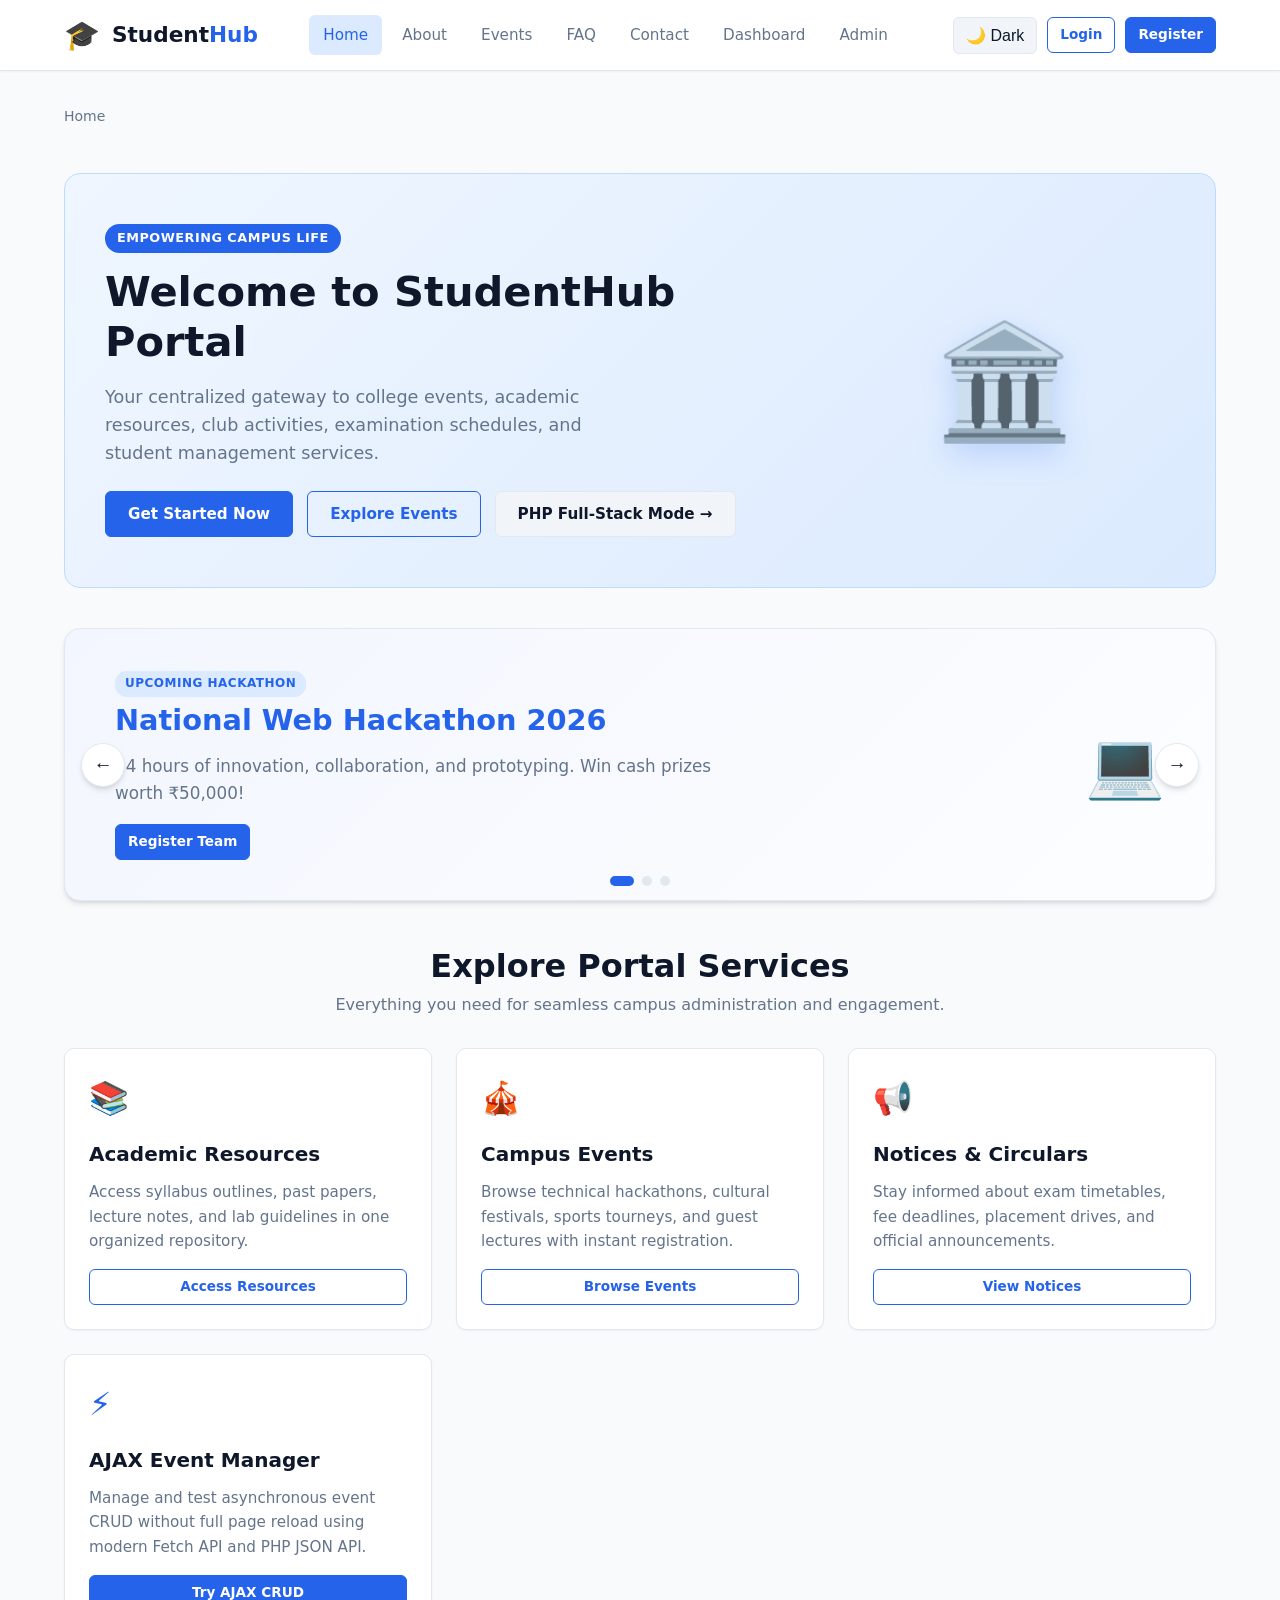
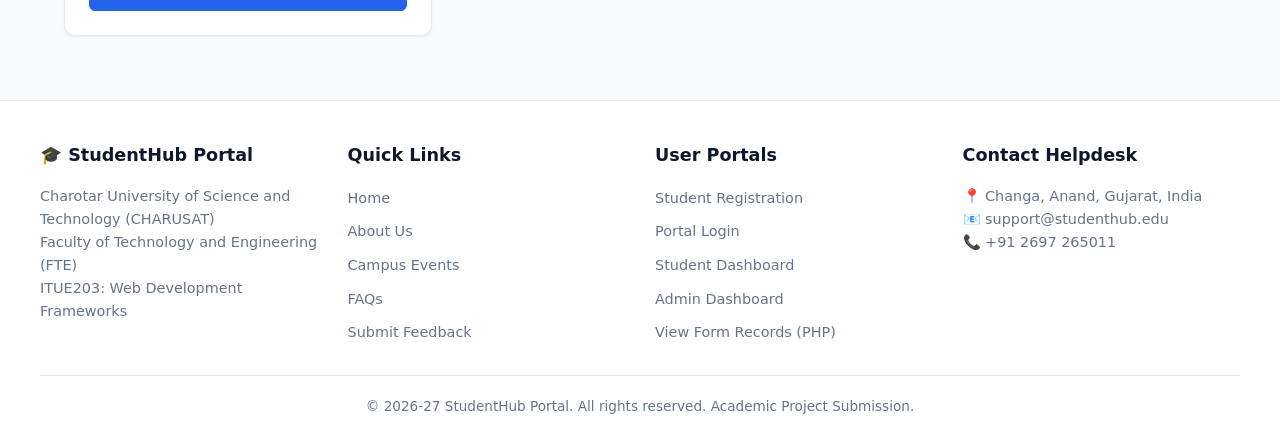
<file: index.html>
<!DOCTYPE html>
<html lang="en">
<head>
  <meta charset="UTF-8">
  <meta http-equiv="refresh" content="0; url=pages/index.html">
  <title>StudentHub Portal</title>
</head>
<body>
  <p>Loading StudentHub Portal... If not redirected automatically, <a href="pages/index.html">click here to enter</a>.</p>
</body>
</html>
</file>
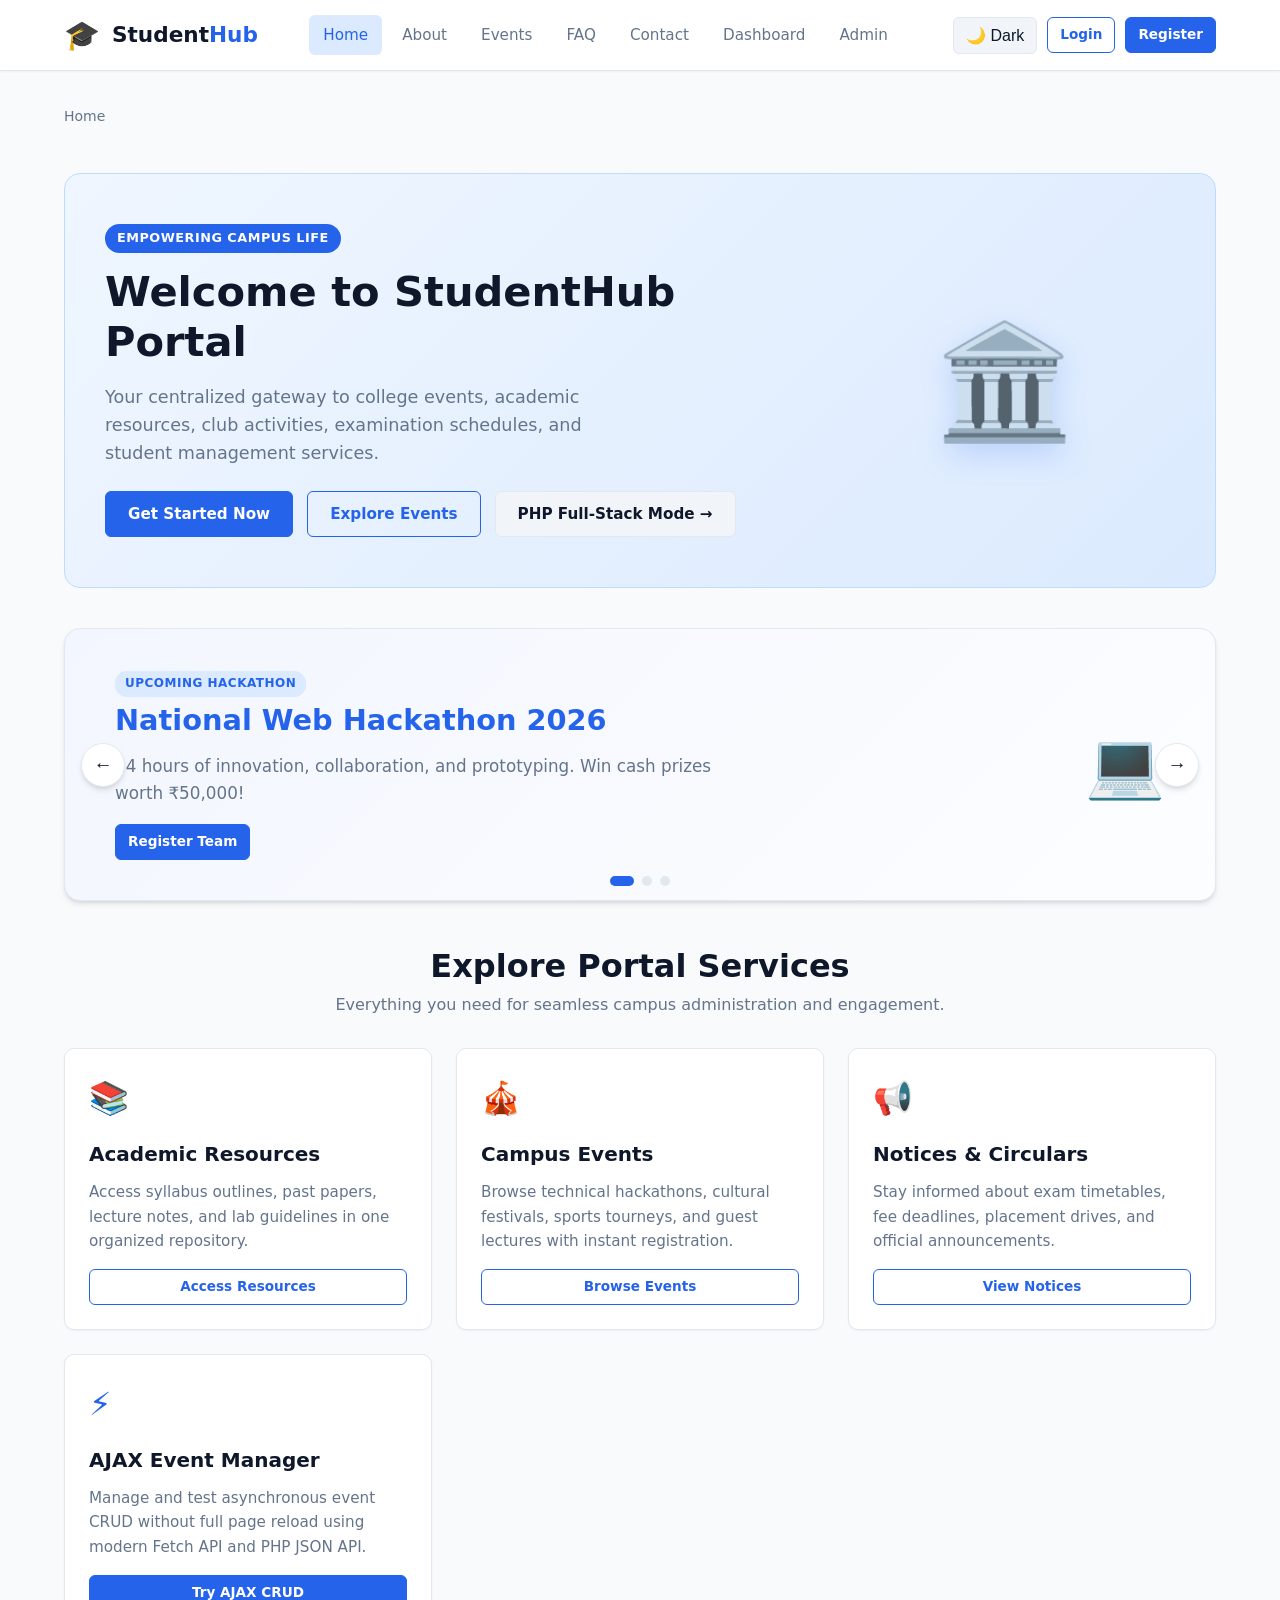
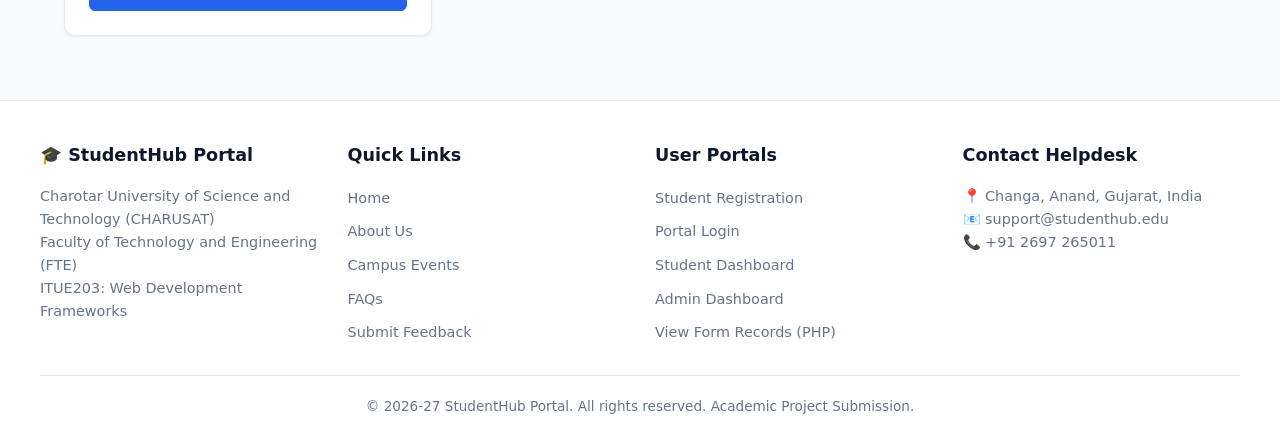
<file: pages/index.html>
<!DOCTYPE html>
<html lang="en">
<head>
  <meta charset="UTF-8">
  <meta name="viewport" content="width=device-width, initial-scale=1.0">
  <meta name="description" content="StudentHub - A centralized portal for student academic info, events, notices, and services.">
  <title>StudentHub - Centralized Campus Portal</title>
  <link rel="stylesheet" href="../css/style.css">
</head>
<body>
  <!-- Accessibility Skip Link (Practical 2, 3) -->
  <a href="#main-content" class="skip-link">Skip to main content</a>

  <!-- Header & Navigation -->
  <header>
    <div class="header-container">
      <a href="index.html" class="brand-logo" aria-label="StudentHub Home">
        <span style="font-size: 1.8rem;">🎓</span>
        <span>Student<span class="brand-badge">Hub</span></span>
      </a>

      <button class="hamburger-btn" id="hamburger-btn" aria-label="Toggle navigation" aria-expanded="false">
        ☰
      </button>

      <nav id="main-nav" aria-label="Primary Navigation">
        <ul class="nav-links">
          <li><a href="index.html" class="active">Home</a></li>
          <li><a href="about.html">About</a></li>
          <li><a href="events.html">Events</a></li>
          <li><a href="faq.html">FAQ</a></li>
          <li><a href="contact.html">Contact</a></li>
          <li><a href="dashboard.html">Dashboard</a></li>
          <li><a href="admin.html">Admin</a></li>
        </ul>
      </nav>

      <div class="header-actions">
        <button class="theme-toggle-btn" id="theme-toggle-btn" aria-label="Toggle dark mode">🌙 Dark</button>
        <a href="login.html" class="btn btn-outline btn-sm">Login</a>
        <a href="register.html" class="btn btn-primary btn-sm">Register</a>
      </div>
    </div>
  </header>

  <!-- Breadcrumbs -->
  <div class="breadcrumbs" aria-label="Breadcrumb">
    <span>Home</span>
  </div>

  <!-- Main Content -->
  <main id="main-content">
    <!-- Hero Section -->
    <section class="hero-section" aria-labelledby="hero-title">
      <div class="hero-content">
        <span class="hero-tag">Empowering Campus Life</span>
        <h1 id="hero-title">Welcome to StudentHub Portal</h1>
        <p>Your centralized gateway to college events, academic resources, club activities, examination schedules, and student management services.</p>
        <div class="hero-cta">
          <a href="register.html" class="btn btn-primary">Get Started Now</a>
          <a href="events.html" class="btn btn-outline">Explore Events</a>
          <a href="../php/dashboard.php" class="btn btn-secondary">PHP Full-Stack Mode &rarr;</a>
        </div>
      </div>
      <div class="hero-image">
        <div style="font-size: 7rem; line-height: 1; filter: drop-shadow(0 10px 15px rgba(37,99,235,0.2));">🏛️</div>
      </div>
    </section>

    <!-- Carousel / Slider (Practical 4) -->
    <section class="slider-container" aria-label="Featured Campus Highlights">
      <button class="slider-btn slider-prev" id="slider-prev" aria-label="Previous Slide">&larr;</button>
      <div class="slider-track" id="slider-track">
        <div class="slide">
          <div class="slide-content">
            <span class="badge badge-primary">Upcoming Hackathon</span>
            <h3>National Web Hackathon 2026</h3>
            <p>24 hours of innovation, collaboration, and prototyping. Win cash prizes worth ₹50,000!</p>
            <a href="events.html" class="btn btn-primary btn-sm">Register Team</a>
          </div>
          <div style="font-size: 4rem;">💻</div>
        </div>
        <div class="slide">
          <div class="slide-content">
            <span class="badge badge-warning">Cultural Showcase</span>
            <h3>Spandan 2026 Annual Cultural Fest</h3>
            <p>Join dance, music, theater, and art competitions across departments this November.</p>
            <a href="events.html" class="btn btn-primary btn-sm">View Schedule</a>
          </div>
          <div style="font-size: 4rem;">🎭</div>
        </div>
        <div class="slide">
          <div class="slide-content">
            <span class="badge badge-success">Academic Notice</span>
            <h3>Odd Semester Examination Schedule</h3>
            <p>Practical and end-semester timetables are published. Check your dates today.</p>
            <a href="dashboard.html" class="btn btn-primary btn-sm">Check Dates</a>
          </div>
          <div style="font-size: 4rem;">📝</div>
        </div>
      </div>
      <button class="slider-btn slider-next" id="slider-next" aria-label="Next Slide">&rarr;</button>
      <div class="slider-dots" id="slider-dots"></div>
    </section>

    <!-- Core Services Cards Grid (Practical 2, 3) -->
    <section aria-labelledby="services-title">
      <div class="section-title">
        <h2 id="services-title">Explore Portal Services</h2>
        <p>Everything you need for seamless campus administration and engagement.</p>
      </div>

      <div class="cards-grid">
        <article class="card">
          <div class="card-icon">📚</div>
          <h3>Academic Resources</h3>
          <p>Access syllabus outlines, past papers, lecture notes, and lab guidelines in one organized repository.</p>
          <a href="dashboard.html" class="btn btn-outline btn-sm">Access Resources</a>
        </article>

        <article class="card">
          <div class="card-icon">🎪</div>
          <h3>Campus Events</h3>
          <p>Browse technical hackathons, cultural festivals, sports tourneys, and guest lectures with instant registration.</p>
          <a href="events.html" class="btn btn-outline btn-sm">Browse Events</a>
        </article>

        <article class="card">
          <div class="card-icon">📢</div>
          <h3>Notices & Circulars</h3>
          <p>Stay informed about exam timetables, fee deadlines, placement drives, and official announcements.</p>
          <a href="dashboard.html" class="btn btn-outline btn-sm">View Notices</a>
        </article>

        <article class="card">
          <div class="card-icon">⚡</div>
          <h3>AJAX Event Manager</h3>
          <p>Manage and test asynchronous event CRUD without full page reload using modern Fetch API and PHP JSON API.</p>
          <a href="ajax-events.html" class="btn btn-primary btn-sm">Try AJAX CRUD</a>
        </article>
      </div>
    </section>
  </main>

  <!-- Global Modal Popup Container (Practical 4) -->
  <div class="modal-overlay" id="custom-modal" role="dialog" aria-modal="true" aria-labelledby="modal-title">
    <div class="modal-box">
      <div class="modal-header">
        <h3 id="modal-title">Modal Title</h3>
        <button class="modal-close-btn" data-close-modal aria-label="Close modal">&times;</button>
      </div>
      <div class="modal-body" id="modal-body">
        Modal content goes here.
      </div>
      <div class="modal-footer">
        <button class="btn btn-secondary" data-close-modal>Close</button>
      </div>
    </div>
  </div>

  <!-- Footer -->
  <footer>
    <div class="footer-container">
      <div class="footer-col">
        <h4>🎓 StudentHub Portal</h4>
        <p style="color: var(--text-muted); font-size: 0.9rem;">
          Charotar University of Science and Technology (CHARUSAT)<br>
          Faculty of Technology and Engineering (FTE)<br>
          ITUE203: Web Development Frameworks
        </p>
      </div>
      <div class="footer-col">
        <h4>Quick Links</h4>
        <ul>
          <li><a href="index.html">Home</a></li>
          <li><a href="about.html">About Us</a></li>
          <li><a href="events.html">Campus Events</a></li>
          <li><a href="faq.html">FAQs</a></li>
          <li><a href="feedback.html">Submit Feedback</a></li>
        </ul>
      </div>
      <div class="footer-col">
        <h4>User Portals</h4>
        <ul>
          <li><a href="register.html">Student Registration</a></li>
          <li><a href="login.html">Portal Login</a></li>
          <li><a href="dashboard.html">Student Dashboard</a></li>
          <li><a href="admin.html">Admin Dashboard</a></li>
          <li><a href="../php/view_records.php">View Form Records (PHP)</a></li>
        </ul>
      </div>
      <div class="footer-col">
        <h4>Contact Helpdesk</h4>
        <p style="color: var(--text-muted); font-size: 0.9rem;">
          📍 Changa, Anand, Gujarat, India<br>
          📧 support@studenthub.edu<br>
          📞 +91 2697 265011
        </p>
      </div>
    </div>
    <div class="footer-bottom">
      &copy; 2026-27 StudentHub Portal. All rights reserved. Academic Project Submission.
    </div>
  </footer>

  <script src="../js/main.js"></script>
</body>
</html>
</file>
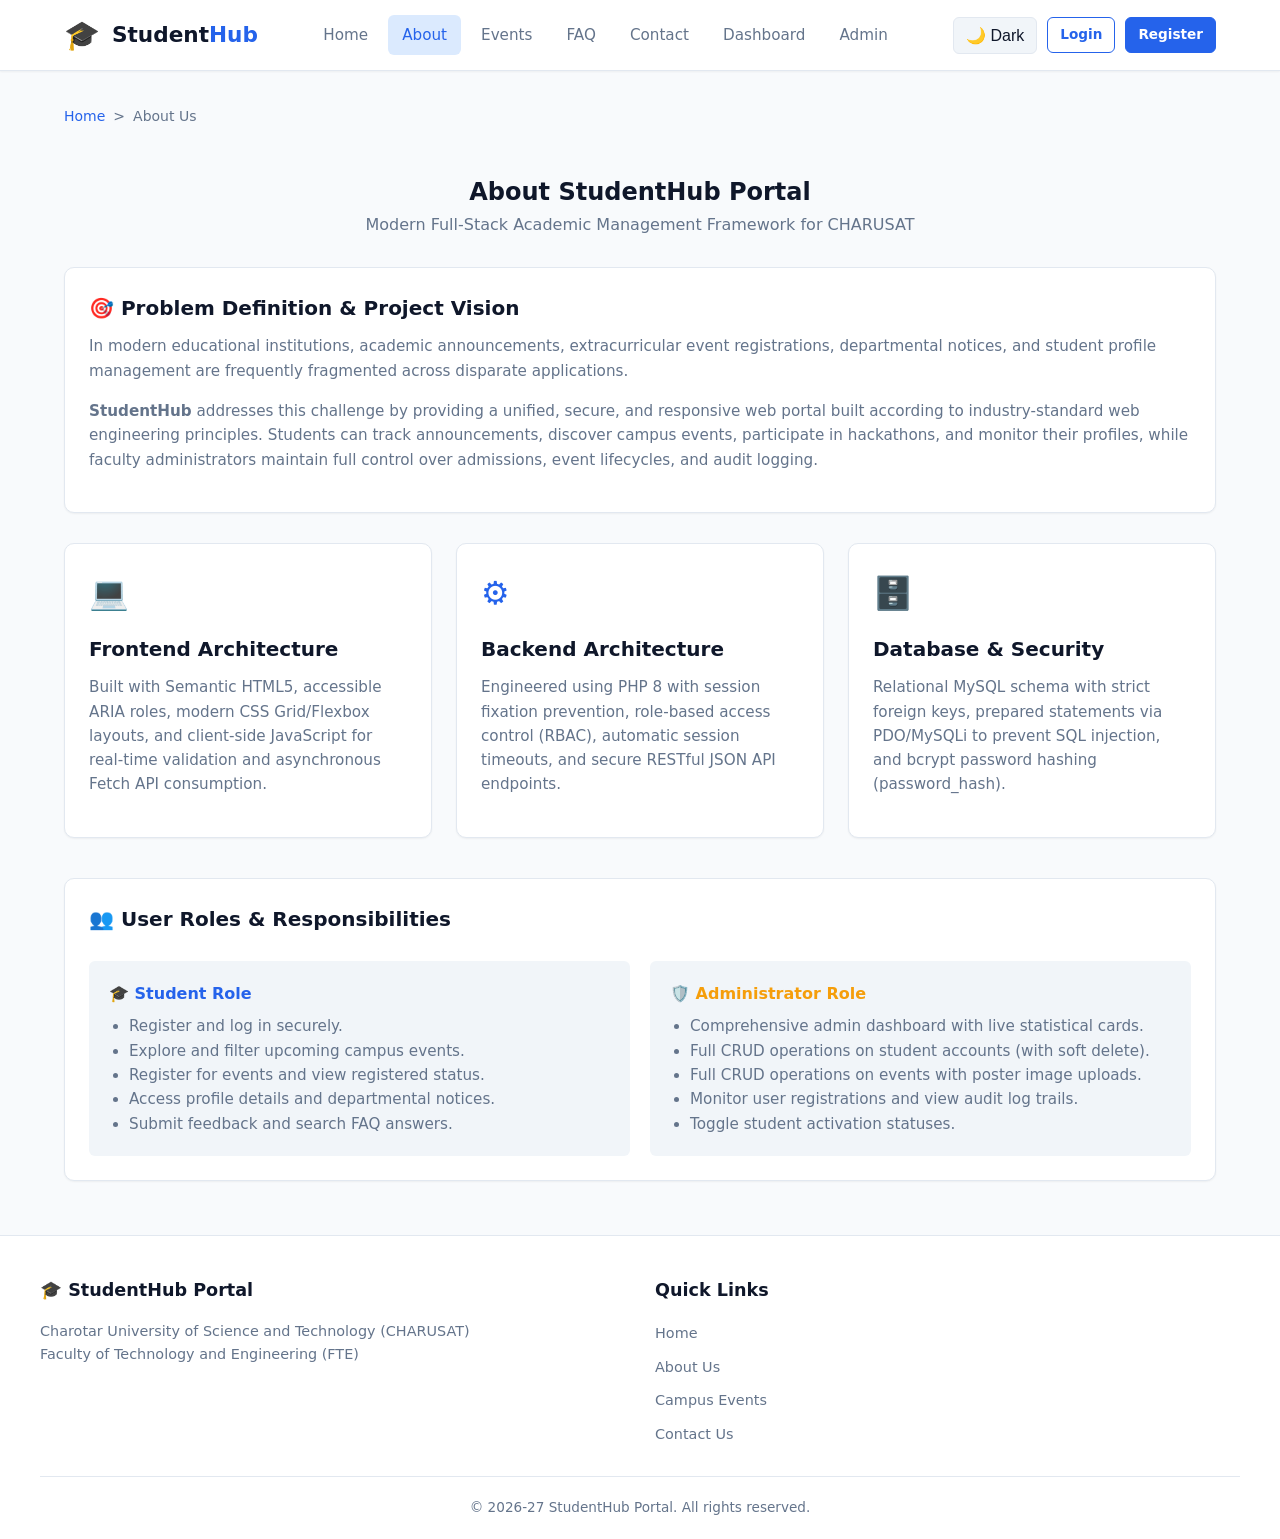
<file: pages/about.html>
<!DOCTYPE html>
<html lang="en">
<head>
  <meta charset="UTF-8">
  <meta name="viewport" content="width=device-width, initial-scale=1.0">
  <meta name="description" content="About StudentHub - Academic Web Portal for CHARUSAT FTE.">
  <title>About Us - StudentHub Portal</title>
  <link rel="stylesheet" href="../css/style.css">
</head>
<body>
  <a href="#main-content" class="skip-link">Skip to main content</a>

  <!-- Header -->
  <header>
    <div class="header-container">
      <a href="index.html" class="brand-logo" aria-label="StudentHub Home">
        <span style="font-size: 1.8rem;">🎓</span>
        <span>Student<span class="brand-badge">Hub</span></span>
      </a>

      <button class="hamburger-btn" id="hamburger-btn" aria-label="Toggle navigation" aria-expanded="false">
        ☰
      </button>

      <nav id="main-nav" aria-label="Primary Navigation">
        <ul class="nav-links">
          <li><a href="index.html">Home</a></li>
          <li><a href="about.html" class="active">About</a></li>
          <li><a href="events.html">Events</a></li>
          <li><a href="faq.html">FAQ</a></li>
          <li><a href="contact.html">Contact</a></li>
          <li><a href="dashboard.html">Dashboard</a></li>
          <li><a href="admin.html">Admin</a></li>
        </ul>
      </nav>

      <div class="header-actions">
        <button class="theme-toggle-btn" id="theme-toggle-btn" aria-label="Toggle dark mode">🌙 Dark</button>
        <a href="login.html" class="btn btn-outline btn-sm">Login</a>
        <a href="register.html" class="btn btn-primary btn-sm">Register</a>
      </div>
    </div>
  </header>

  <!-- Breadcrumbs -->
  <div class="breadcrumbs" aria-label="Breadcrumb">
    <a href="index.html">Home</a> &gt; <span>About Us</span>
  </div>

  <!-- Main Content -->
  <main id="main-content">
    <section class="section-title">
      <h1>About StudentHub Portal</h1>
      <p>Modern Full-Stack Academic Management Framework for CHARUSAT</p>
    </section>

    <!-- Project Overview -->
    <article class="card" style="margin-bottom: 30px;">
      <h3>🎯 Problem Definition & Project Vision</h3>
      <p>
        In modern educational institutions, academic announcements, extracurricular event registrations, departmental notices, and student profile management are frequently fragmented across disparate applications.
      </p>
      <p>
        <strong>StudentHub</strong> addresses this challenge by providing a unified, secure, and responsive web portal built according to industry-standard web engineering principles. Students can track announcements, discover campus events, participate in hackathons, and monitor their profiles, while faculty administrators maintain full control over admissions, event lifecycles, and audit logging.
      </p>
    </article>

    <!-- Architecture & Frameworks -->
    <section class="cards-grid">
      <article class="card">
        <div class="card-icon">💻</div>
        <h3>Frontend Architecture</h3>
        <p>Built with Semantic HTML5, accessible ARIA roles, modern CSS Grid/Flexbox layouts, and client-side JavaScript for real-time validation and asynchronous Fetch API consumption.</p>
      </article>

      <article class="card">
        <div class="card-icon">⚙️</div>
        <h3>Backend Architecture</h3>
        <p>Engineered using PHP 8 with session fixation prevention, role-based access control (RBAC), automatic session timeouts, and secure RESTful JSON API endpoints.</p>
      </article>

      <article class="card">
        <div class="card-icon">🗄️</div>
        <h3>Database & Security</h3>
        <p>Relational MySQL schema with strict foreign keys, prepared statements via PDO/MySQLi to prevent SQL injection, and bcrypt password hashing (password_hash).</p>
      </article>
    </section>

    <!-- User Roles Section -->
    <section class="card" style="margin-bottom: 30px;">
      <h3>👥 User Roles & Responsibilities</h3>
      <div style="display: grid; grid-template-columns: repeat(auto-fit, minmax(280px, 1fr)); gap: 20px; margin-top: 16px;">
        <div style="background: var(--bg-subtle); padding: 20px; border-radius: var(--radius-sm);">
          <h4 style="color: var(--primary); margin-bottom: 8px;">🎓 Student Role</h4>
          <ul style="padding-left: 20px; color: var(--text-muted); font-size: 0.95rem;">
            <li>Register and log in securely.</li>
            <li>Explore and filter upcoming campus events.</li>
            <li>Register for events and view registered status.</li>
            <li>Access profile details and departmental notices.</li>
            <li>Submit feedback and search FAQ answers.</li>
          </ul>
        </div>
        <div style="background: var(--bg-subtle); padding: 20px; border-radius: var(--radius-sm);">
          <h4 style="color: var(--warning); margin-bottom: 8px;">🛡️ Administrator Role</h4>
          <ul style="padding-left: 20px; color: var(--text-muted); font-size: 0.95rem;">
            <li>Comprehensive admin dashboard with live statistical cards.</li>
            <li>Full CRUD operations on student accounts (with soft delete).</li>
            <li>Full CRUD operations on events with poster image uploads.</li>
            <li>Monitor user registrations and view audit log trails.</li>
            <li>Toggle student activation statuses.</li>
          </ul>
        </div>
      </div>
    </section>
  </main>

  <!-- Footer -->
  <footer>
    <div class="footer-container">
      <div class="footer-col">
        <h4>🎓 StudentHub Portal</h4>
        <p style="color: var(--text-muted); font-size: 0.9rem;">
          Charotar University of Science and Technology (CHARUSAT)<br>
          Faculty of Technology and Engineering (FTE)
        </p>
      </div>
      <div class="footer-col">
        <h4>Quick Links</h4>
        <ul>
          <li><a href="index.html">Home</a></li>
          <li><a href="about.html">About Us</a></li>
          <li><a href="events.html">Campus Events</a></li>
          <li><a href="contact.html">Contact Us</a></li>
        </ul>
      </div>
    </div>
    <div class="footer-bottom">
      &copy; 2026-27 StudentHub Portal. All rights reserved.
    </div>
  </footer>

  <script src="../js/main.js"></script>
</body>
</html>
</file>
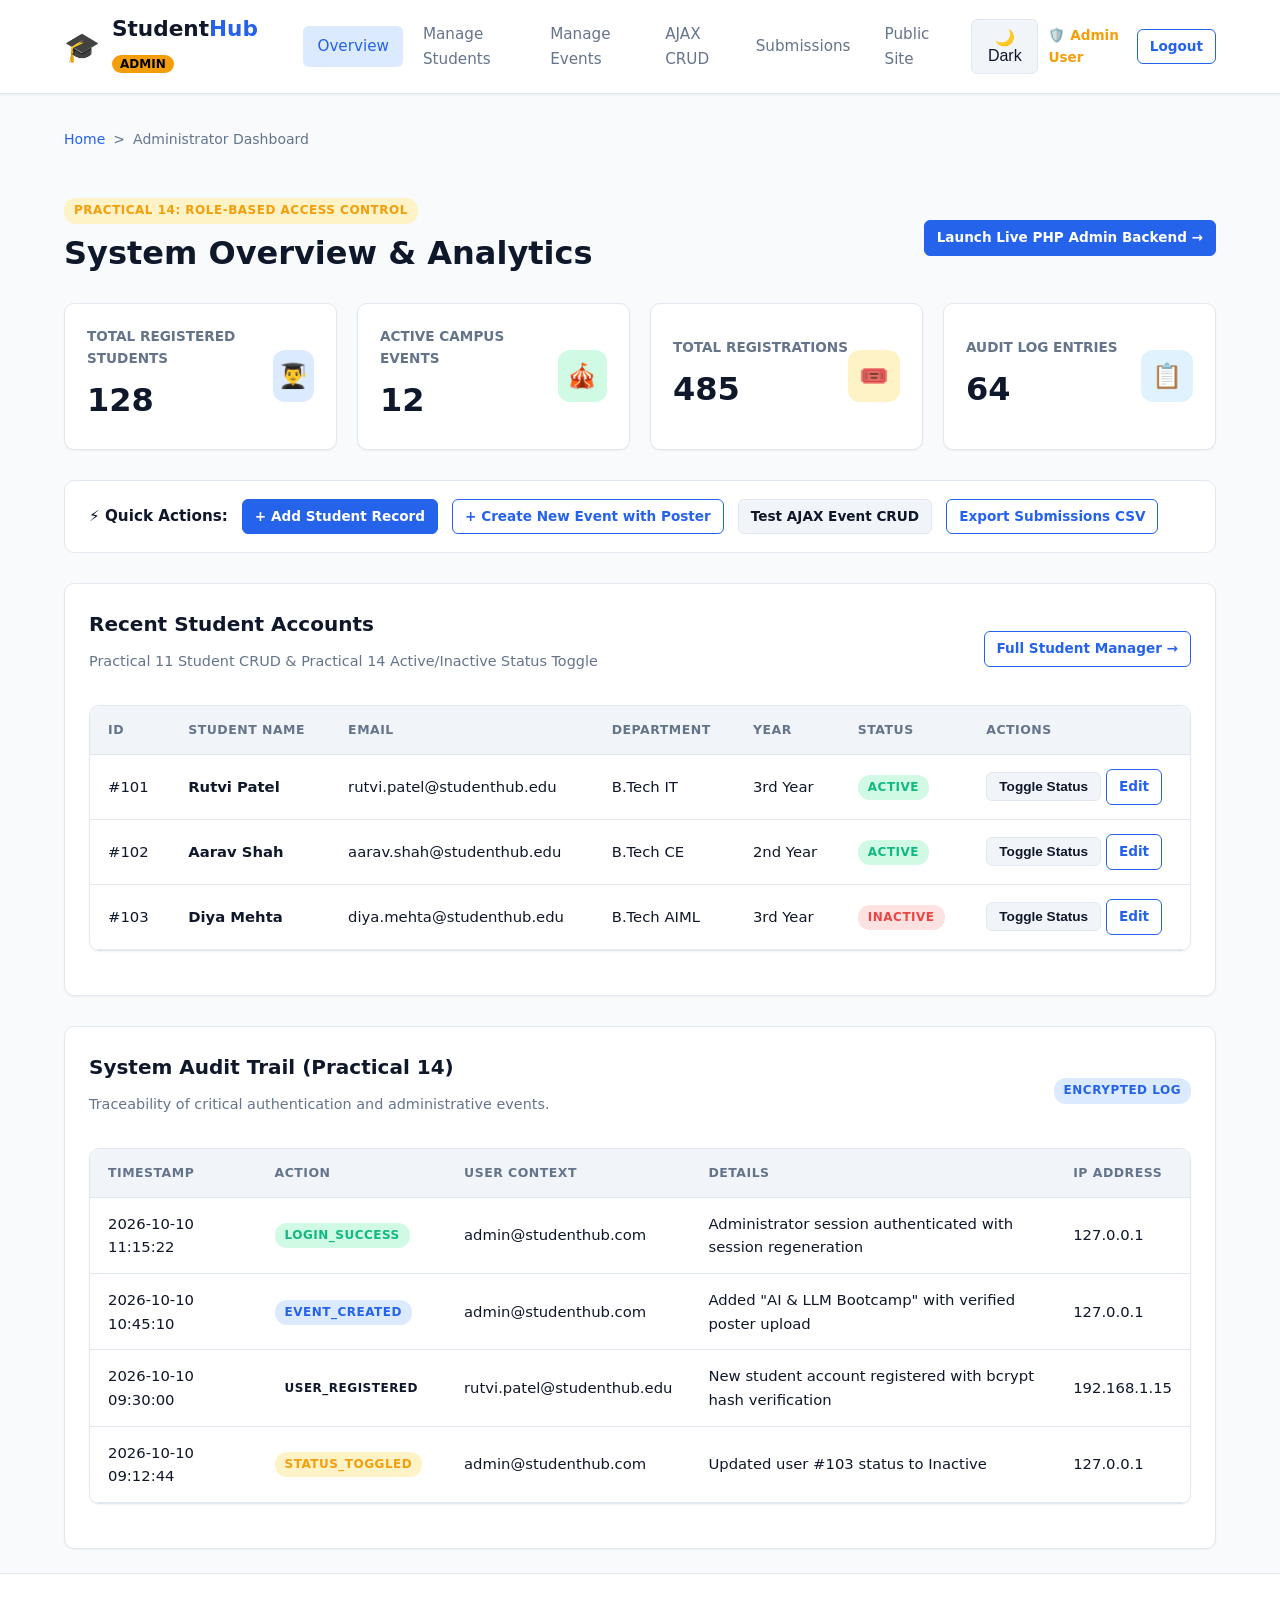
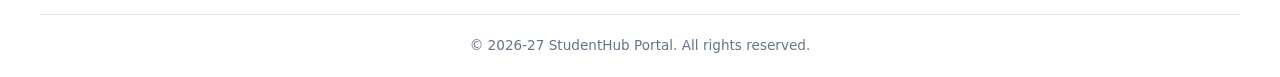
<file: pages/admin.html>
<!DOCTYPE html>
<html lang="en">
<head>
  <meta charset="UTF-8">
  <meta name="viewport" content="width=device-width, initial-scale=1.0">
  <meta name="description" content="Admin Dashboard - Practical 14 RBAC, Statistics, and Audit Logs.">
  <title>Admin Dashboard - StudentHub Portal</title>
  <link rel="stylesheet" href="../css/style.css">
</head>
<body>
  <a href="#main-content" class="skip-link">Skip to main content</a>

  <!-- Header -->
  <header>
    <div class="header-container">
      <a href="index.html" class="brand-logo" aria-label="StudentHub Home">
        <span style="font-size: 1.8rem;">🎓</span>
        <span>Student<span class="brand-badge">Hub</span> <span style="font-size: 0.75rem; background: var(--warning); color: #000; padding: 2px 8px; border-radius: 10px; font-weight: 700; vertical-align: middle;">ADMIN</span></span>
      </a>

      <button class="hamburger-btn" id="hamburger-btn" aria-label="Toggle navigation" aria-expanded="false">
        ☰
      </button>

      <nav id="main-nav" aria-label="Admin Navigation">
        <ul class="nav-links">
          <li><a href="admin.html" class="active">Overview</a></li>
          <li><a href="../php/students.php">Manage Students</a></li>
          <li><a href="../php/events.php">Manage Events</a></li>
          <li><a href="ajax-events.html">AJAX CRUD</a></li>
          <li><a href="../php/view_records.php">Submissions</a></li>
          <li><a href="index.html">Public Site</a></li>
        </ul>
      </nav>

      <div class="header-actions">
        <button class="theme-toggle-btn" id="theme-toggle-btn" aria-label="Toggle dark mode">🌙 Dark</button>
        <span style="font-size: 0.85rem; font-weight: 600; color: var(--warning);">🛡️ Admin User</span>
        <a href="login.html" class="btn btn-outline btn-sm">Logout</a>
      </div>
    </div>
  </header>

  <!-- Breadcrumbs -->
  <div class="breadcrumbs" aria-label="Breadcrumb">
    <a href="index.html">Home</a> &gt; <span>Administrator Dashboard</span>
  </div>

  <!-- Main Content -->
  <main id="main-content">
    <div style="display: flex; justify-content: space-between; align-items: center; margin-bottom: 24px; flex-wrap: wrap; gap: 14px;">
      <div>
        <span class="badge badge-warning">Practical 14: Role-Based Access Control</span>
        <h1 style="margin-top: 4px;">System Overview & Analytics</h1>
      </div>
      <div>
        <a href="../php/admin_dashboard.php" class="btn btn-primary btn-sm">Launch Live PHP Admin Backend &rarr;</a>
      </div>
    </div>

    <!-- Live Statistics Cards Grid (Practical 14) -->
    <section class="stats-grid" aria-label="Administrator Statistics">
      <div class="stat-card">
        <div class="stat-info">
          <h4>Total Registered Students</h4>
          <div class="stat-number">128</div>
        </div>
        <div class="stat-icon" style="background: var(--primary-light); color: var(--primary);">👨‍🎓</div>
      </div>

      <div class="stat-card">
        <div class="stat-info">
          <h4>Active Campus Events</h4>
          <div class="stat-number">12</div>
        </div>
        <div class="stat-icon" style="background: var(--success-bg); color: var(--success);">🎪</div>
      </div>

      <div class="stat-card">
        <div class="stat-info">
          <h4>Total Registrations</h4>
          <div class="stat-number">485</div>
        </div>
        <div class="stat-icon" style="background: var(--warning-bg); color: var(--warning);">🎟️</div>
      </div>

      <div class="stat-card">
        <div class="stat-info">
          <h4>Audit Log Entries</h4>
          <div class="stat-number">64</div>
        </div>
        <div class="stat-icon" style="background: var(--info-bg); color: var(--info);">📋</div>
      </div>
    </section>

    <!-- Quick Admin Actions Bar -->
    <div style="background: var(--bg-card); border: 1px solid var(--border-color); border-radius: var(--radius-md); padding: 18px 24px; margin-bottom: 30px; display: flex; gap: 14px; flex-wrap: wrap; align-items: center;">
      <span style="font-weight: 700; font-size: 0.95rem;">⚡ Quick Actions:</span>
      <a href="../php/student_add.php" class="btn btn-primary btn-sm">+ Add Student Record</a>
      <a href="../php/event_add.php" class="btn btn-outline btn-sm">+ Create New Event with Poster</a>
      <a href="ajax-events.html" class="btn btn-secondary btn-sm">Test AJAX Event CRUD</a>
      <a href="../php/view_records.php" class="btn btn-outline btn-sm">Export Submissions CSV</a>
    </div>

    <!-- Manage Students Table with Search & Status Toggle (Practical 11 & 14) -->
    <section class="card" style="margin-bottom: 30px;">
      <div style="display: flex; justify-content: space-between; align-items: center; margin-bottom: 16px; flex-wrap: wrap; gap: 10px;">
        <div>
          <h3>Recent Student Accounts</h3>
          <p style="color: var(--text-muted); font-size: 0.9rem;">Practical 11 Student CRUD & Practical 14 Active/Inactive Status Toggle</p>
        </div>
        <a href="../php/students.php" class="btn btn-outline btn-sm">Full Student Manager &rarr;</a>
      </div>

      <div class="table-responsive">
        <table>
          <thead>
            <tr>
              <th>ID</th>
              <th>Student Name</th>
              <th>Email</th>
              <th>Department</th>
              <th>Year</th>
              <th>Status</th>
              <th>Actions</th>
            </tr>
          </thead>
          <tbody>
            <tr>
              <td>#101</td>
              <td><strong>Rutvi Patel</strong></td>
              <td>rutvi.patel@studenthub.edu</td>
              <td>B.Tech IT</td>
              <td>3rd Year</td>
              <td><span class="badge badge-success" id="status-badge-101">Active</span></td>
              <td>
                <button class="btn btn-secondary btn-sm" onclick="toggleUserStatus('status-badge-101')">Toggle Status</button>
                <a href="../php/student_edit.php?id=101" class="btn btn-outline btn-sm">Edit</a>
              </td>
            </tr>
            <tr>
              <td>#102</td>
              <td><strong>Aarav Shah</strong></td>
              <td>aarav.shah@studenthub.edu</td>
              <td>B.Tech CE</td>
              <td>2nd Year</td>
              <td><span class="badge badge-success" id="status-badge-102">Active</span></td>
              <td>
                <button class="btn btn-secondary btn-sm" onclick="toggleUserStatus('status-badge-102')">Toggle Status</button>
                <a href="../php/student_edit.php?id=102" class="btn btn-outline btn-sm">Edit</a>
              </td>
            </tr>
            <tr>
              <td>#103</td>
              <td><strong>Diya Mehta</strong></td>
              <td>diya.mehta@studenthub.edu</td>
              <td>B.Tech AIML</td>
              <td>3rd Year</td>
              <td><span class="badge badge-danger" id="status-badge-103">Inactive</span></td>
              <td>
                <button class="btn btn-secondary btn-sm" onclick="toggleUserStatus('status-badge-103')">Toggle Status</button>
                <a href="../php/student_edit.php?id=103" class="btn btn-outline btn-sm">Edit</a>
              </td>
            </tr>
          </tbody>
        </table>
      </div>
    </section>

    <!-- Audit Log Table (Practical 14) -->
    <section class="card">
      <div style="display: flex; justify-content: space-between; align-items: center; margin-bottom: 16px;">
        <div>
          <h3>System Audit Trail (Practical 14)</h3>
          <p style="color: var(--text-muted); font-size: 0.9rem;">Traceability of critical authentication and administrative events.</p>
        </div>
        <span class="badge badge-primary">Encrypted Log</span>
      </div>

      <div class="table-responsive">
        <table>
          <thead>
            <tr>
              <th>Timestamp</th>
              <th>Action</th>
              <th>User Context</th>
              <th>Details</th>
              <th>IP Address</th>
            </tr>
          </thead>
          <tbody>
            <tr>
              <td>2026-10-10 11:15:22</td>
              <td><span class="badge badge-success">LOGIN_SUCCESS</span></td>
              <td>admin@studenthub.com</td>
              <td>Administrator session authenticated with session regeneration</td>
              <td>127.0.0.1</td>
            </tr>
            <tr>
              <td>2026-10-10 10:45:10</td>
              <td><span class="badge badge-primary">EVENT_CREATED</span></td>
              <td>admin@studenthub.com</td>
              <td>Added "AI & LLM Bootcamp" with verified poster upload</td>
              <td>127.0.0.1</td>
            </tr>
            <tr>
              <td>2026-10-10 09:30:00</td>
              <td><span class="badge badge-info">USER_REGISTERED</span></td>
              <td>rutvi.patel@studenthub.edu</td>
              <td>New student account registered with bcrypt hash verification</td>
              <td>192.168.1.15</td>
            </tr>
            <tr>
              <td>2026-10-10 09:12:44</td>
              <td><span class="badge badge-warning">STATUS_TOGGLED</span></td>
              <td>admin@studenthub.com</td>
              <td>Updated user #103 status to Inactive</td>
              <td>127.0.0.1</td>
            </tr>
          </tbody>
        </table>
      </div>
    </section>
  </main>

  <!-- Footer -->
  <footer>
    <div class="footer-bottom">
      &copy; 2026-27 StudentHub Portal. All rights reserved.
    </div>
  </footer>

  <script src="../js/main.js"></script>
  <script>
    function toggleUserStatus(badgeId) {
      const badge = document.getElementById(badgeId);
      if (!badge) return;
      if (badge.textContent === 'Active') {
        badge.textContent = 'Inactive';
        badge.className = 'badge badge-danger';
        showNotification('Status Updated', 'User status changed to Inactive.', 'warning');
      } else {
        badge.textContent = 'Active';
        badge.className = 'badge badge-success';
        showNotification('Status Updated', 'User status changed to Active.', 'success');
      }
    }
  </script>
</body>
</html>
</file>
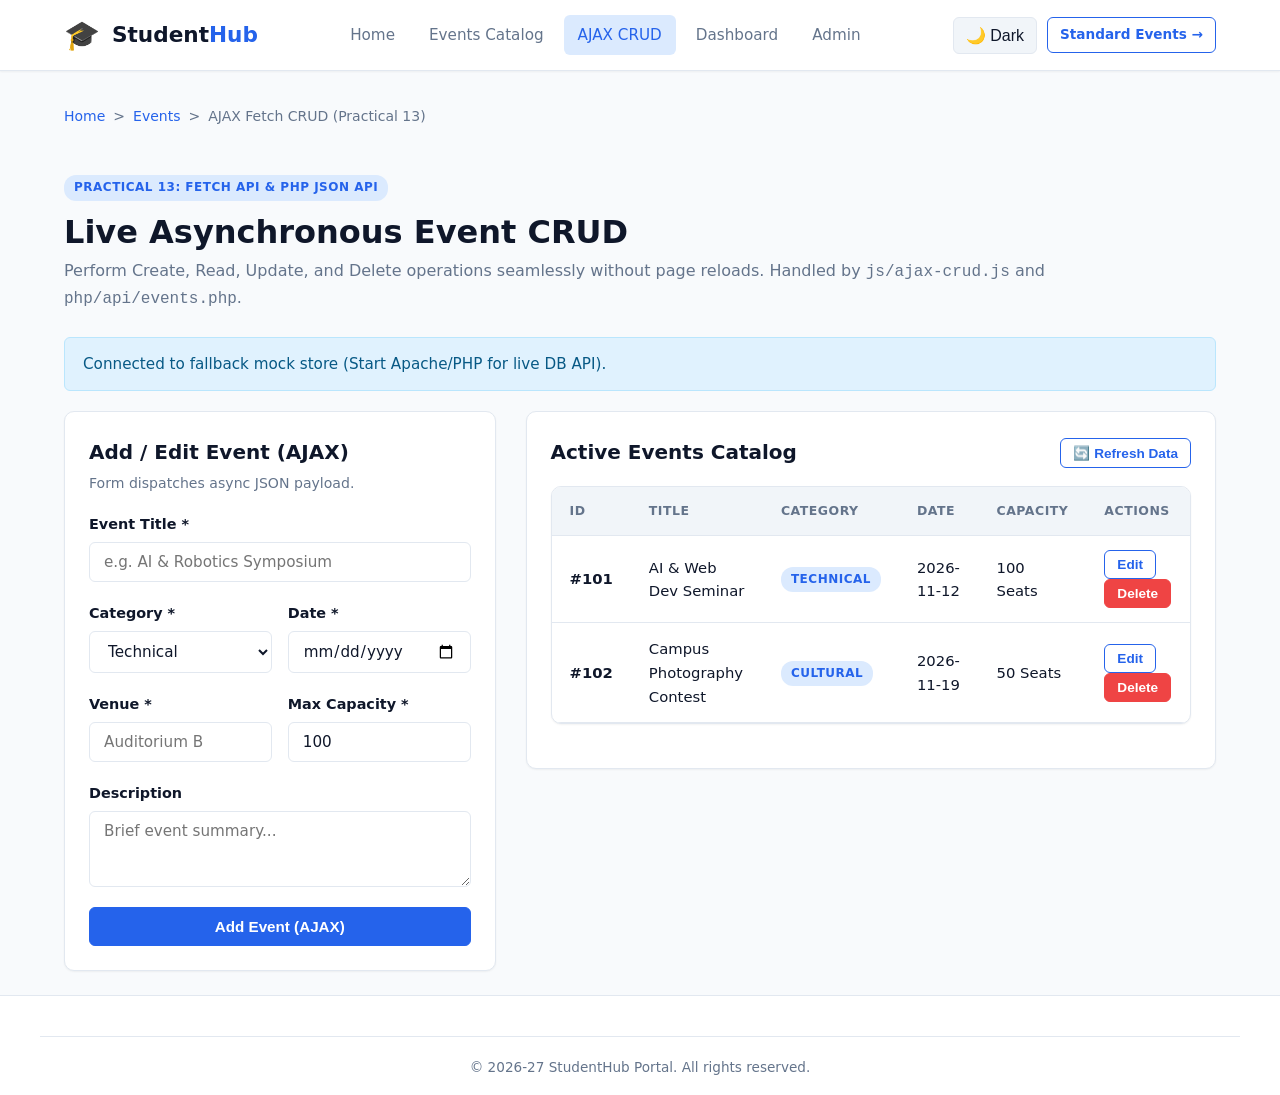
<file: pages/ajax-events.html>
<!DOCTYPE html>
<html lang="en">
<head>
  <meta charset="UTF-8">
  <meta name="viewport" content="width=device-width, initial-scale=1.0">
  <meta name="description" content="Practical 13 - Asynchronous AJAX and Fetch-Based CRUD Without Page Reload.">
  <title>AJAX Event Management - Practical 13</title>
  <link rel="stylesheet" href="../css/style.css">
</head>
<body>
  <a href="#main-content" class="skip-link">Skip to main content</a>

  <!-- Header -->
  <header>
    <div class="header-container">
      <a href="index.html" class="brand-logo" aria-label="StudentHub Home">
        <span style="font-size: 1.8rem;">🎓</span>
        <span>Student<span class="brand-badge">Hub</span></span>
      </a>

      <button class="hamburger-btn" id="hamburger-btn" aria-label="Toggle navigation" aria-expanded="false">
        ☰
      </button>

      <nav id="main-nav" aria-label="Primary Navigation">
        <ul class="nav-links">
          <li><a href="index.html">Home</a></li>
          <li><a href="events.html">Events Catalog</a></li>
          <li><a href="ajax-events.html" class="active">AJAX CRUD</a></li>
          <li><a href="dashboard.html">Dashboard</a></li>
          <li><a href="admin.html">Admin</a></li>
        </ul>
      </nav>

      <div class="header-actions">
        <button class="theme-toggle-btn" id="theme-toggle-btn" aria-label="Toggle dark mode">🌙 Dark</button>
        <a href="events.html" class="btn btn-outline btn-sm">Standard Events &rarr;</a>
      </div>
    </div>
  </header>

  <!-- Breadcrumbs -->
  <div class="breadcrumbs" aria-label="Breadcrumb">
    <a href="index.html">Home</a> &gt; <a href="events.html">Events</a> &gt; <span>AJAX Fetch CRUD (Practical 13)</span>
  </div>

  <!-- Main Content -->
  <main id="main-content">
    <div style="margin-bottom: 24px;">
      <span class="badge badge-primary">Practical 13: Fetch API & PHP JSON API</span>
      <h1 style="margin-top: 6px;">Live Asynchronous Event CRUD</h1>
      <p style="color: var(--text-muted);">
        Perform Create, Read, Update, and Delete operations seamlessly without page reloads. Handled by <code>js/ajax-crud.js</code> and <code>php/api/events.php</code>.
      </p>
    </div>

    <!-- Live Status Alert -->
    <div id="ajax-status-message" class="alert alert-info" style="display: none;" role="status"></div>

    <div style="display: grid; grid-template-columns: 1fr 1.6fr; gap: 30px; align-items: flex-start;">
      <!-- Form Panel -->
      <section class="card">
        <h3 id="form-heading" style="margin-bottom: 4px;">Add / Edit Event (AJAX)</h3>
        <p style="color: var(--text-muted); font-size: 0.88rem; margin-bottom: 18px;">Form dispatches async JSON payload.</p>

        <form id="ajax-event-form">
          <div class="form-group">
            <label class="form-label" for="ajax-title">Event Title *</label>
            <input type="text" id="ajax-title" class="form-control" placeholder="e.g. AI & Robotics Symposium" required>
          </div>

          <div class="form-row">
            <div class="form-group">
              <label class="form-label" for="ajax-category">Category *</label>
              <select id="ajax-category" class="form-control" required>
                <option value="Technical">Technical</option>
                <option value="Workshop">Workshop</option>
                <option value="Cultural">Cultural</option>
                <option value="Sports">Sports</option>
              </select>
            </div>

            <div class="form-group">
              <label class="form-label" for="ajax-date">Date *</label>
              <input type="date" id="ajax-date" class="form-control" required>
            </div>
          </div>

          <div class="form-row">
            <div class="form-group">
              <label class="form-label" for="ajax-venue">Venue *</label>
              <input type="text" id="ajax-venue" class="form-control" placeholder="Auditorium B" required>
            </div>

            <div class="form-group">
              <label class="form-label" for="ajax-seats">Max Capacity *</label>
              <input type="number" id="ajax-seats" class="form-control" value="100" min="10" max="1000" required>
            </div>
          </div>

          <div class="form-group">
            <label class="form-label" for="ajax-desc">Description</label>
            <textarea id="ajax-desc" class="form-control" rows="3" placeholder="Brief event summary..."></textarea>
          </div>

          <div style="display: flex; gap: 10px; margin-top: 10px;">
            <button type="submit" id="ajax-submit-btn" class="btn btn-primary" style="flex: 1;">
              Add Event (AJAX)
            </button>
            <button type="button" id="ajax-cancel-edit" class="btn btn-secondary" style="display: none;">
              Cancel
            </button>
          </div>
        </form>
      </section>

      <!-- Events Live Table Panel -->
      <section class="card">
        <div style="display: flex; justify-content: space-between; align-items: center; margin-bottom: 16px;">
          <div>
            <h3 style="margin-bottom: 2px;">Active Events Catalog</h3>
            <span id="ajax-loading" style="display: none; color: var(--primary); font-size: 0.85rem; font-weight: 600;">⏳ Syncing via Fetch API...</span>
          </div>
          <button class="btn btn-outline btn-sm" onclick="ajaxManager.loadEvents()">🔄 Refresh Data</button>
        </div>

        <div class="table-responsive">
          <table>
            <thead>
              <tr>
                <th>ID</th>
                <th>Title</th>
                <th>Category</th>
                <th>Date</th>
                <th>Capacity</th>
                <th>Actions</th>
              </tr>
            </thead>
            <tbody id="ajax-events-tbody">
              <!-- Dynamically populated by js/ajax-crud.js -->
            </tbody>
          </table>
        </div>
      </section>
    </div>
  </main>

  <!-- Footer -->
  <footer>
    <div class="footer-bottom">
      &copy; 2026-27 StudentHub Portal. All rights reserved.
    </div>
  </footer>

  <script src="../js/main.js"></script>
  <script src="../js/ajax-crud.js"></script>
</body>
</html>
</file>
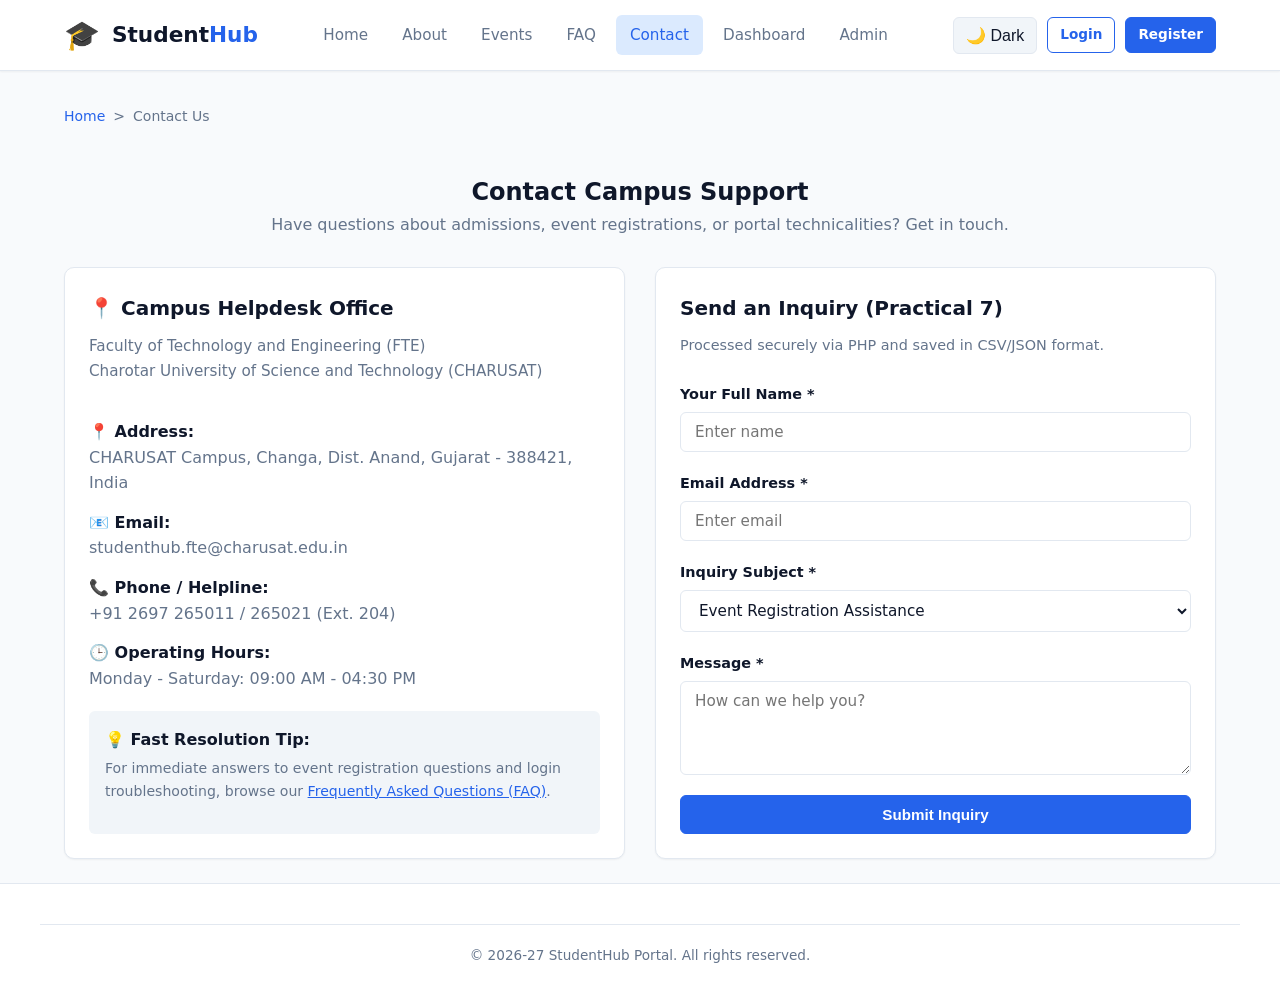
<file: pages/contact.html>
<!DOCTYPE html>
<html lang="en">
<head>
  <meta charset="UTF-8">
  <meta name="viewport" content="width=device-width, initial-scale=1.0">
  <meta name="description" content="Contact StudentHub Support - Helpdesk, campus inquiries, and technical assistance.">
  <title>Contact Us - StudentHub Portal</title>
  <link rel="stylesheet" href="../css/style.css">
</head>
<body>
  <a href="#main-content" class="skip-link">Skip to main content</a>

  <!-- Header -->
  <header>
    <div class="header-container">
      <a href="index.html" class="brand-logo" aria-label="StudentHub Home">
        <span style="font-size: 1.8rem;">🎓</span>
        <span>Student<span class="brand-badge">Hub</span></span>
      </a>

      <button class="hamburger-btn" id="hamburger-btn" aria-label="Toggle navigation" aria-expanded="false">
        ☰
      </button>

      <nav id="main-nav" aria-label="Primary Navigation">
        <ul class="nav-links">
          <li><a href="index.html">Home</a></li>
          <li><a href="about.html">About</a></li>
          <li><a href="events.html">Events</a></li>
          <li><a href="faq.html">FAQ</a></li>
          <li><a href="contact.html" class="active">Contact</a></li>
          <li><a href="dashboard.html">Dashboard</a></li>
          <li><a href="admin.html">Admin</a></li>
        </ul>
      </nav>

      <div class="header-actions">
        <button class="theme-toggle-btn" id="theme-toggle-btn" aria-label="Toggle dark mode">🌙 Dark</button>
        <a href="login.html" class="btn btn-outline btn-sm">Login</a>
        <a href="register.html" class="btn btn-primary btn-sm">Register</a>
      </div>
    </div>
  </header>

  <!-- Breadcrumbs -->
  <div class="breadcrumbs" aria-label="Breadcrumb">
    <a href="index.html">Home</a> &gt; <span>Contact Us</span>
  </div>

  <!-- Main Content -->
  <main id="main-content">
    <section class="section-title">
      <h1>Contact Campus Support</h1>
      <p>Have questions about admissions, event registrations, or portal technicalities? Get in touch.</p>
    </section>

    <div style="display: grid; grid-template-columns: 1fr 1fr; gap: 30px;">
      <!-- Contact Info Aside -->
      <aside class="card">
        <h3>📍 Campus Helpdesk Office</h3>
        <p>Faculty of Technology and Engineering (FTE)<br>Charotar University of Science and Technology (CHARUSAT)</p>

        <div style="margin: 20px 0; display: flex; flex-direction: column; gap: 14px;">
          <div>
            <strong>📍 Address:</strong><br>
            <span style="color: var(--text-muted);">CHARUSAT Campus, Changa, Dist. Anand, Gujarat - 388421, India</span>
          </div>
          <div>
            <strong>📧 Email:</strong><br>
            <span style="color: var(--text-muted);">studenthub.fte@charusat.edu.in</span>
          </div>
          <div>
            <strong>📞 Phone / Helpline:</strong><br>
            <span style="color: var(--text-muted);">+91 2697 265011 / 265021 (Ext. 204)</span>
          </div>
          <div>
            <strong>🕒 Operating Hours:</strong><br>
            <span style="color: var(--text-muted);">Monday - Saturday: 09:00 AM - 04:30 PM</span>
          </div>
        </div>

        <div style="background: var(--bg-subtle); padding: 16px; border-radius: var(--radius-sm);">
          <strong>💡 Fast Resolution Tip:</strong>
          <p style="font-size: 0.88rem; color: var(--text-muted); margin-top: 4px;">For immediate answers to event registration questions and login troubleshooting, browse our <a href="faq.html" style="color: var(--primary);">Frequently Asked Questions (FAQ)</a>.</p>
        </div>
      </aside>

      <!-- Contact Form: submits to Practical 7 PHP file storage handler -->
      <section class="card">
        <h3>Send an Inquiry (Practical 7)</h3>
        <p style="color: var(--text-muted); font-size: 0.9rem; margin-bottom: 20px;">
          Processed securely via PHP and saved in CSV/JSON format.
        </p>

        <form action="../php/process_contact.php" method="POST">
          <div class="form-group">
            <label class="form-label" for="contact-name">Your Full Name *</label>
            <input type="text" id="contact-name" name="name" class="form-control" placeholder="Enter name" required>
          </div>

          <div class="form-group">
            <label class="form-label" for="contact-email">Email Address *</label>
            <input type="email" id="contact-email" name="email" class="form-control" placeholder="Enter email" required>
          </div>

          <div class="form-group">
            <label class="form-label" for="contact-subject">Inquiry Subject *</label>
            <select id="contact-subject" name="subject" class="form-control" required>
              <option value="Event Registration">Event Registration Assistance</option>
              <option value="Account Login Issue">Account / Login Issue</option>
              <option value="Academic Notice Query">Academic Notice Query</option>
              <option value="General Campus Question">General Campus Question</option>
            </select>
          </div>

          <div class="form-group">
            <label class="form-label" for="contact-message">Message *</label>
            <textarea id="contact-message" name="message" class="form-control" rows="4" placeholder="How can we help you?" required></textarea>
          </div>

          <button type="submit" class="btn btn-primary btn-block">Submit Inquiry</button>
        </form>
      </section>
    </div>
  </main>

  <!-- Footer -->
  <footer>
    <div class="footer-bottom">
      &copy; 2026-27 StudentHub Portal. All rights reserved.
    </div>
  </footer>

  <script src="../js/main.js"></script>
</body>
</html>
</file>
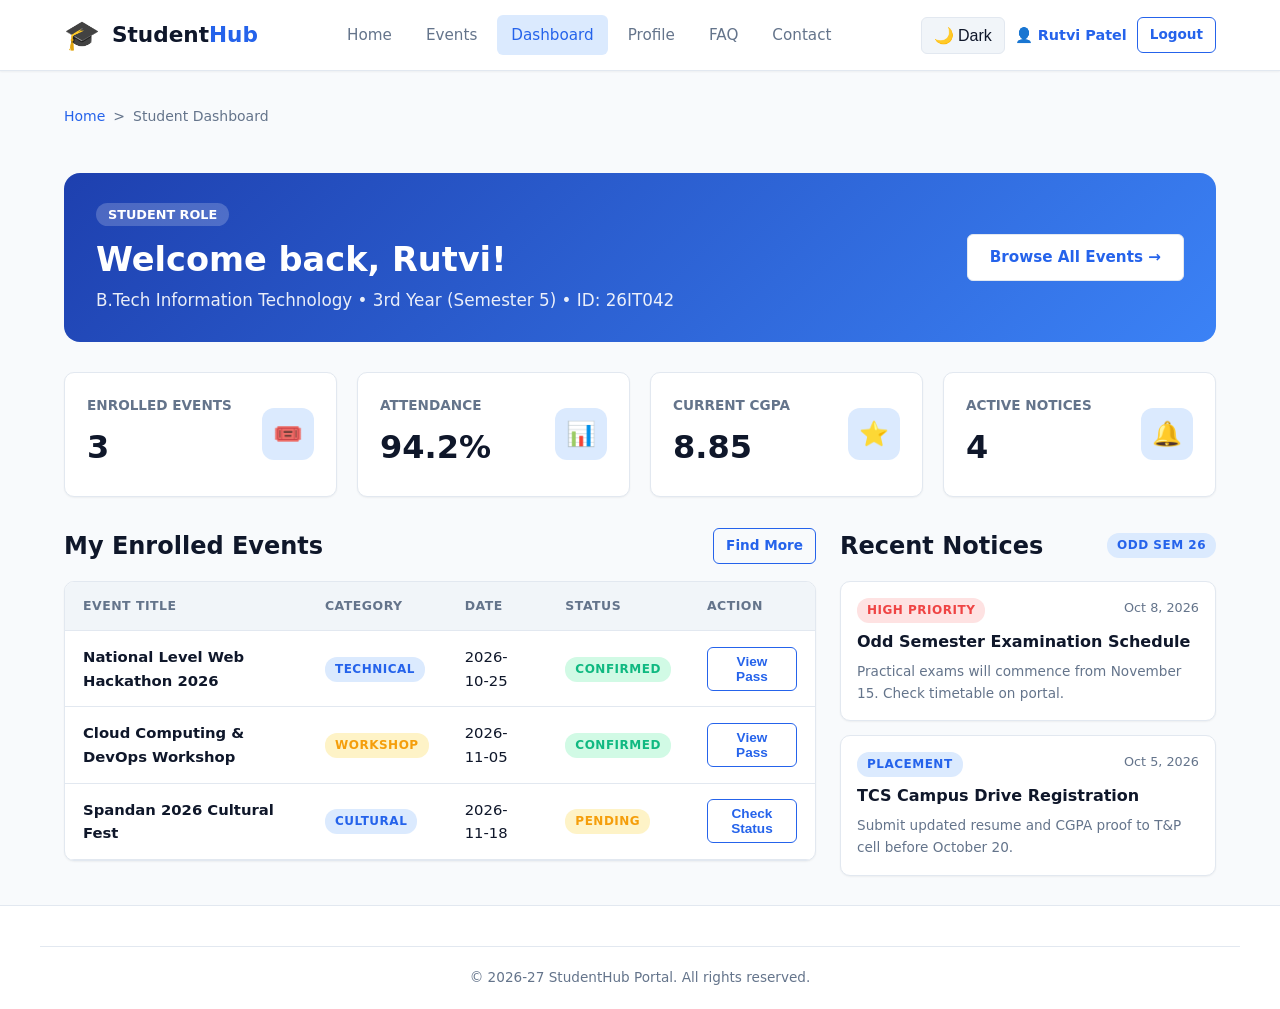
<file: pages/dashboard.html>
<!DOCTYPE html>
<html lang="en">
<head>
  <meta charset="UTF-8">
  <meta name="viewport" content="width=device-width, initial-scale=1.0">
  <meta name="description" content="StudentHub - Student Portal Dashboard">
  <title>Student Dashboard - StudentHub Portal</title>
  <link rel="stylesheet" href="../css/style.css">
</head>
<body>
  <a href="#main-content" class="skip-link">Skip to main content</a>

  <!-- Header -->
  <header>
    <div class="header-container">
      <a href="index.html" class="brand-logo" aria-label="StudentHub Home">
        <span style="font-size: 1.8rem;">🎓</span>
        <span>Student<span class="brand-badge">Hub</span></span>
      </a>

      <button class="hamburger-btn" id="hamburger-btn" aria-label="Toggle navigation" aria-expanded="false">
        ☰
      </button>

      <nav id="main-nav" aria-label="Primary Navigation">
        <ul class="nav-links">
          <li><a href="index.html">Home</a></li>
          <li><a href="events.html">Events</a></li>
          <li><a href="dashboard.html" class="active">Dashboard</a></li>
          <li><a href="profile.html">Profile</a></li>
          <li><a href="faq.html">FAQ</a></li>
          <li><a href="contact.html">Contact</a></li>
        </ul>
      </nav>

      <div class="header-actions">
        <button class="theme-toggle-btn" id="theme-toggle-btn" aria-label="Toggle dark mode">🌙 Dark</button>
        <span style="font-size: 0.9rem; font-weight: 600; color: var(--primary);">👤 Rutvi Patel</span>
        <a href="login.html" class="btn btn-outline btn-sm">Logout</a>
      </div>
    </div>
  </header>

  <!-- Breadcrumbs -->
  <div class="breadcrumbs" aria-label="Breadcrumb">
    <a href="index.html">Home</a> &gt; <span>Student Dashboard</span>
  </div>

  <!-- Main Content -->
  <main id="main-content">
    <!-- Welcome Banner -->
    <div style="background: linear-gradient(135deg, #1e40af 0%, #3b82f6 100%); color: white; padding: 28px 32px; border-radius: var(--radius-lg); margin-bottom: 30px; display: flex; justify-content: space-between; align-items: center; flex-wrap: wrap; gap: 20px;">
      <div>
        <span style="background: rgba(255,255,255,0.2); padding: 4px 12px; border-radius: 20px; font-size: 0.8rem; font-weight: 600;">STUDENT ROLE</span>
        <h1 style="font-size: 2.1rem; margin-top: 6px; color: white;">Welcome back, Rutvi!</h1>
        <p style="opacity: 0.9; font-size: 1.05rem;">B.Tech Information Technology &bull; 3rd Year (Semester 5) &bull; ID: 26IT042</p>
      </div>
      <div>
        <a href="events.html" class="btn btn-secondary" style="background: white; color: var(--primary); font-weight: 700;">Browse All Events &rarr;</a>
      </div>
    </div>

    <!-- Metrics Stats Grid (Practical 14 preview / Student metrics) -->
    <section class="stats-grid" aria-label="Student Statistics">
      <div class="stat-card">
        <div class="stat-info">
          <h4>Enrolled Events</h4>
          <div class="stat-number">3</div>
        </div>
        <div class="stat-icon">🎟️</div>
      </div>

      <div class="stat-card">
        <div class="stat-info">
          <h4>Attendance</h4>
          <div class="stat-number">94.2%</div>
        </div>
        <div class="stat-icon">📊</div>
      </div>

      <div class="stat-card">
        <div class="stat-info">
          <h4>Current CGPA</h4>
          <div class="stat-number">8.85</div>
        </div>
        <div class="stat-icon">⭐</div>
      </div>

      <div class="stat-card">
        <div class="stat-info">
          <h4>Active Notices</h4>
          <div class="stat-number">4</div>
        </div>
        <div class="stat-icon">🔔</div>
      </div>
    </section>

    <!-- Two-column Dashboard Layout -->
    <div style="display: grid; grid-template-columns: 2fr 1fr; gap: 24px;">
      <!-- Left Column: My Enrolled Events -->
      <section>
        <div style="display: flex; justify-content: space-between; align-items: center; margin-bottom: 16px;">
          <h2>My Enrolled Events</h2>
          <a href="events.html" class="btn btn-outline btn-sm">Find More</a>
        </div>

        <div class="table-responsive">
          <table>
            <thead>
              <tr>
                <th>Event Title</th>
                <th>Category</th>
                <th>Date</th>
                <th>Status</th>
                <th>Action</th>
              </tr>
            </thead>
            <tbody>
              <tr>
                <td><strong>National Level Web Hackathon 2026</strong></td>
                <td><span class="badge badge-primary">Technical</span></td>
                <td>2026-10-25</td>
                <td><span class="badge badge-success">Confirmed</span></td>
                <td><button class="btn btn-outline btn-sm" onclick="alert('Ticket: #WH-8821\nSeat confirmed for Rutvi Patel');">View Pass</button></td>
              </tr>
              <tr>
                <td><strong>Cloud Computing & DevOps Workshop</strong></td>
                <td><span class="badge badge-warning">Workshop</span></td>
                <td>2026-11-05</td>
                <td><span class="badge badge-success">Confirmed</span></td>
                <td><button class="btn btn-outline btn-sm" onclick="alert('Ticket: #CW-1049\nSeminar Hall B');">View Pass</button></td>
              </tr>
              <tr>
                <td><strong>Spandan 2026 Cultural Fest</strong></td>
                <td><span class="badge badge-primary">Cultural</span></td>
                <td>2026-11-18</td>
                <td><span class="badge badge-warning">Pending</span></td>
                <td><button class="btn btn-outline btn-sm" onclick="alert('Audition details pending announcement');">Check Status</button></td>
              </tr>
            </tbody>
          </table>
        </div>
      </section>

      <!-- Right Column: Recent Notices -->
      <aside>
        <div style="display: flex; justify-content: space-between; align-items: center; margin-bottom: 16px;">
          <h2>Recent Notices</h2>
          <span class="badge badge-primary">Odd Sem 26</span>
        </div>

        <div style="display: flex; flex-direction: column; gap: 14px;">
          <div class="card" style="padding: 16px;">
            <div style="display: flex; justify-content: space-between; font-size: 0.8rem; color: var(--text-muted); margin-bottom: 6px;">
              <span class="badge badge-danger">High Priority</span>
              <span>Oct 8, 2026</span>
            </div>
            <h4 style="font-size: 1rem; margin-bottom: 6px;">Odd Semester Examination Schedule</h4>
            <p style="font-size: 0.85rem; margin-bottom: 0;">Practical exams will commence from November 15. Check timetable on portal.</p>
          </div>

          <div class="card" style="padding: 16px;">
            <div style="display: flex; justify-content: space-between; font-size: 0.8rem; color: var(--text-muted); margin-bottom: 6px;">
              <span class="badge badge-primary">Placement</span>
              <span>Oct 5, 2026</span>
            </div>
            <h4 style="font-size: 1rem; margin-bottom: 6px;">TCS Campus Drive Registration</h4>
            <p style="font-size: 0.85rem; margin-bottom: 0;">Submit updated resume and CGPA proof to T&P cell before October 20.</p>
          </div>
        </div>
      </aside>
    </div>
  </main>

  <!-- Footer -->
  <footer>
    <div class="footer-bottom">
      &copy; 2026-27 StudentHub Portal. All rights reserved.
    </div>
  </footer>

  <script src="../js/main.js"></script>
</body>
</html>
</file>
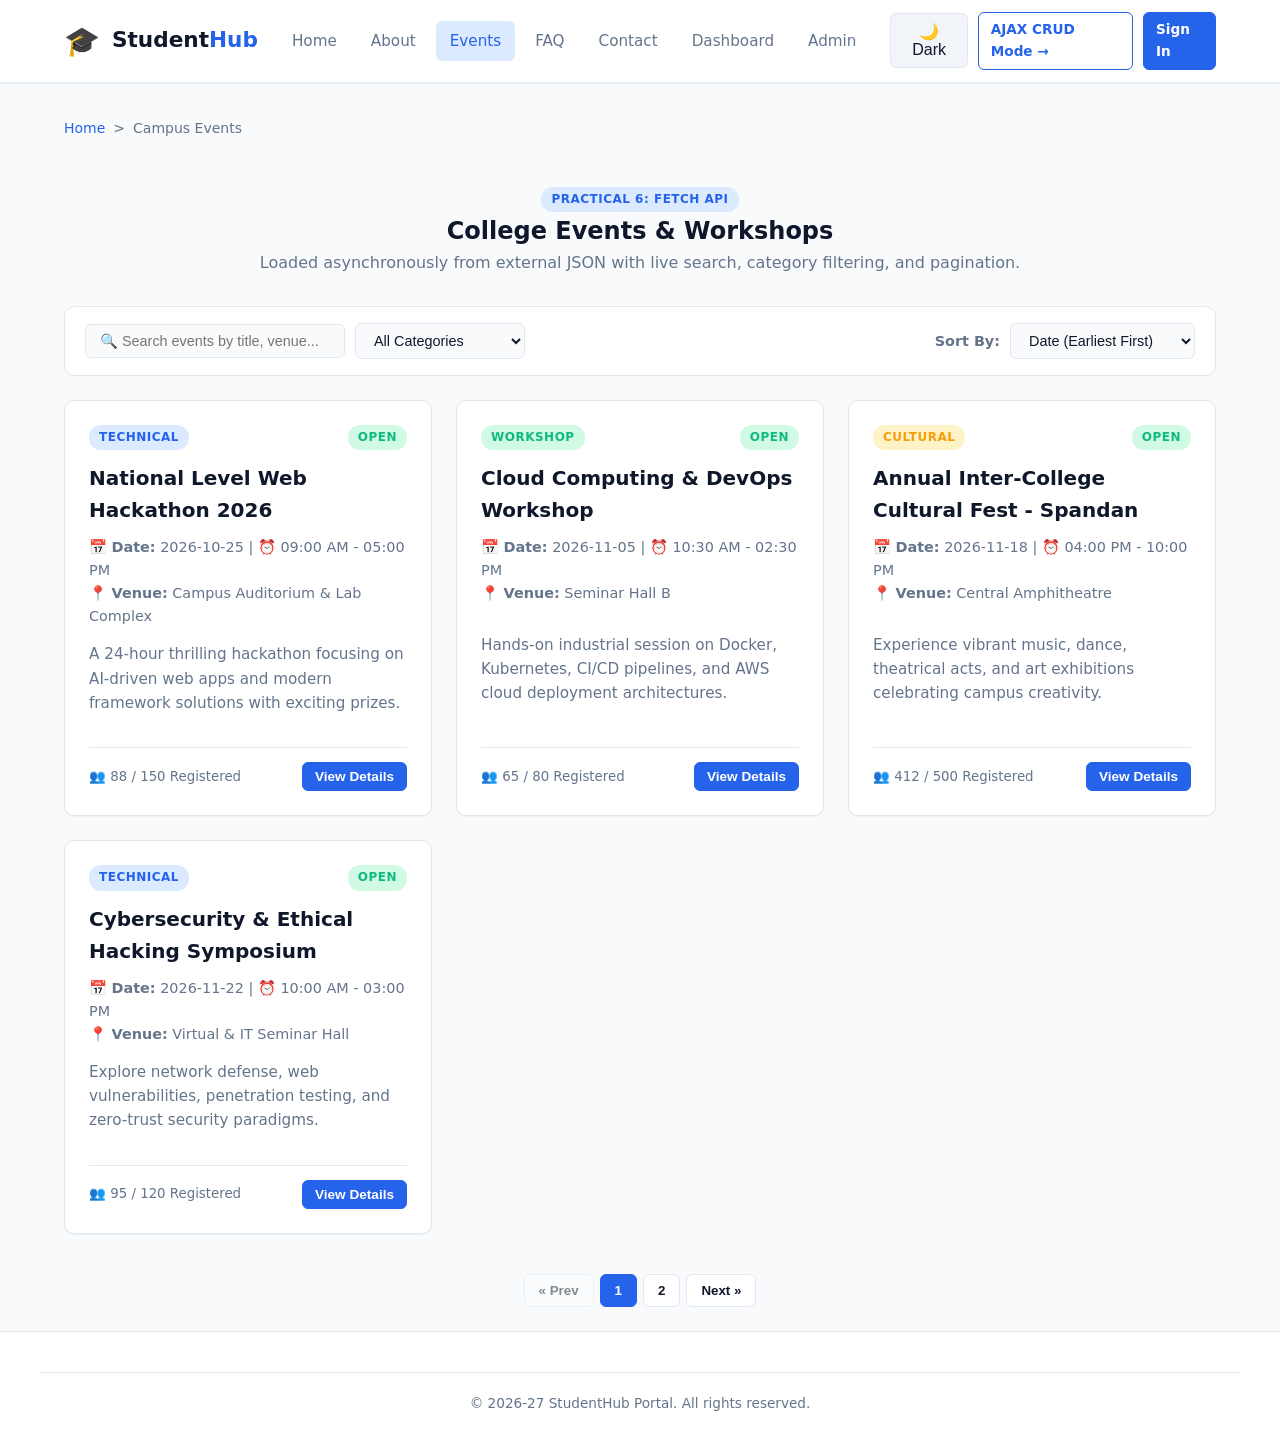
<file: pages/events.html>
<!DOCTYPE html>
<html lang="en">
<head>
  <meta charset="UTF-8">
  <meta name="viewport" content="width=device-width, initial-scale=1.0">
  <meta name="description" content="Campus Events - Practical 6 Fetch API Dynamic Catalog with Search, Filter & Pagination.">
  <title>Campus Events - StudentHub Portal</title>
  <link rel="stylesheet" href="../css/style.css">
</head>
<body>
  <a href="#main-content" class="skip-link">Skip to main content</a>

  <!-- Header -->
  <header>
    <div class="header-container">
      <a href="index.html" class="brand-logo" aria-label="StudentHub Home">
        <span style="font-size: 1.8rem;">🎓</span>
        <span>Student<span class="brand-badge">Hub</span></span>
      </a>

      <button class="hamburger-btn" id="hamburger-btn" aria-label="Toggle navigation" aria-expanded="false">
        ☰
      </button>

      <nav id="main-nav" aria-label="Primary Navigation">
        <ul class="nav-links">
          <li><a href="index.html">Home</a></li>
          <li><a href="about.html">About</a></li>
          <li><a href="events.html" class="active">Events</a></li>
          <li><a href="faq.html">FAQ</a></li>
          <li><a href="contact.html">Contact</a></li>
          <li><a href="dashboard.html">Dashboard</a></li>
          <li><a href="admin.html">Admin</a></li>
        </ul>
      </nav>

      <div class="header-actions">
        <button class="theme-toggle-btn" id="theme-toggle-btn" aria-label="Toggle dark mode">🌙 Dark</button>
        <a href="ajax-events.html" class="btn btn-outline btn-sm">AJAX CRUD Mode &rarr;</a>
        <a href="login.html" class="btn btn-primary btn-sm">Sign In</a>
      </div>
    </div>
  </header>

  <!-- Breadcrumbs -->
  <div class="breadcrumbs" aria-label="Breadcrumb">
    <a href="index.html">Home</a> &gt; <span>Campus Events</span>
  </div>

  <!-- Main Content -->
  <main id="main-content">
    <section class="section-title">
      <span class="badge badge-primary">Practical 6: Fetch API</span>
      <h1>College Events & Workshops</h1>
      <p>Loaded asynchronously from external JSON with live search, category filtering, and pagination.</p>
    </section>

    <!-- Search & Filter Controls (Practical 6) -->
    <div class="filter-bar" aria-label="Event Filter and Search Controls">
      <div class="filter-group">
        <input type="text" id="event-search" class="search-input" placeholder="🔍 Search events by title, venue..." aria-label="Search events">
        
        <select id="event-category" class="search-input" style="min-width: 170px;" aria-label="Filter by category">
          <option value="All">All Categories</option>
          <option value="Technical">Technical</option>
          <option value="Workshop">Workshop</option>
          <option value="Cultural">Cultural</option>
          <option value="Sports">Sports</option>
        </select>
      </div>

      <div class="filter-group">
        <label for="event-sort" style="font-size: 0.9rem; font-weight: 600; color: var(--text-muted);">Sort By:</label>
        <select id="event-sort" class="search-input" style="min-width: 170px;" aria-label="Sort events">
          <option value="date-asc">Date (Earliest First)</option>
          <option value="date-desc">Date (Latest First)</option>
          <option value="title-asc">Title (A - Z)</option>
          <option value="seats-desc">Most Seats Available</option>
        </select>
      </div>
    </div>

    <!-- Dynamic Events Grid -->
    <div id="events-container" class="cards-grid" aria-live="polite">
      <!-- Injected via js/fetch-data.js -->
    </div>

    <!-- Pagination Controls -->
    <div id="events-pagination" class="pagination" aria-label="Events pagination">
      <!-- Injected via js/fetch-data.js -->
    </div>
  </main>

  <!-- Global Modal Popup Container for Event Details (Practical 4) -->
  <div class="modal-overlay" id="custom-modal" role="dialog" aria-modal="true" aria-labelledby="modal-title">
    <div class="modal-box">
      <div class="modal-header">
        <h3 id="modal-title">Event Information</h3>
        <button class="modal-close-btn" data-close-modal aria-label="Close modal">&times;</button>
      </div>
      <div class="modal-body" id="modal-body">
        Loading event details...
      </div>
      <div class="modal-footer">
        <button class="btn btn-secondary" data-close-modal>Close</button>
      </div>
    </div>
  </div>

  <!-- Footer -->
  <footer>
    <div class="footer-bottom">
      &copy; 2026-27 StudentHub Portal. All rights reserved.
    </div>
  </footer>

  <script src="../js/main.js"></script>
  <script src="../js/fetch-data.js"></script>
</body>
</html>
</file>
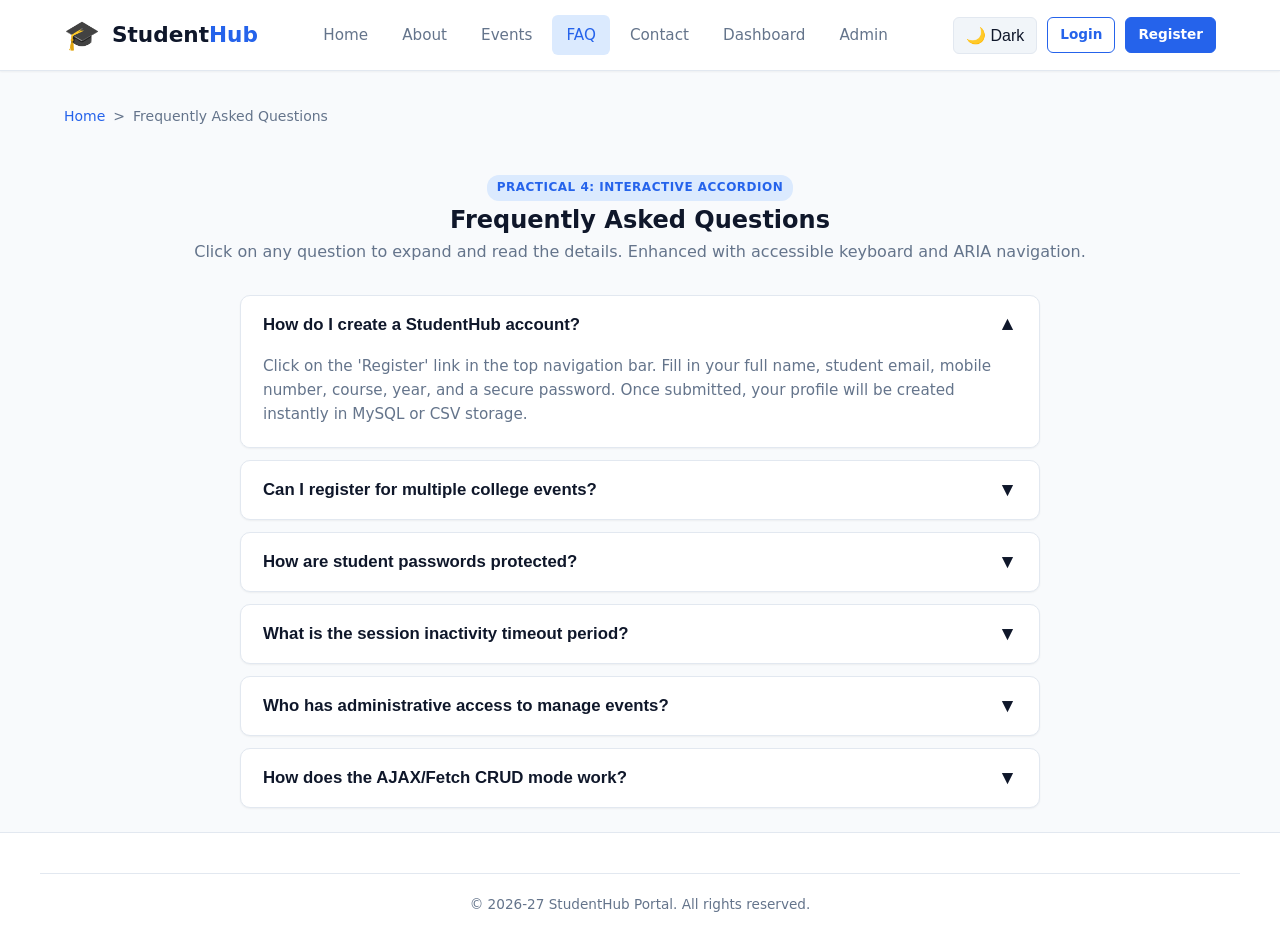
<file: pages/faq.html>
<!DOCTYPE html>
<html lang="en">
<head>
  <meta charset="UTF-8">
  <meta name="viewport" content="width=device-width, initial-scale=1.0">
  <meta name="description" content="Frequently Asked Questions - Practical 4 Interactive Collapsible Accordion.">
  <title>Frequently Asked Questions - StudentHub Portal</title>
  <link rel="stylesheet" href="../css/style.css">
</head>
<body>
  <a href="#main-content" class="skip-link">Skip to main content</a>

  <!-- Header -->
  <header>
    <div class="header-container">
      <a href="index.html" class="brand-logo" aria-label="StudentHub Home">
        <span style="font-size: 1.8rem;">🎓</span>
        <span>Student<span class="brand-badge">Hub</span></span>
      </a>

      <button class="hamburger-btn" id="hamburger-btn" aria-label="Toggle navigation" aria-expanded="false">
        ☰
      </button>

      <nav id="main-nav" aria-label="Primary Navigation">
        <ul class="nav-links">
          <li><a href="index.html">Home</a></li>
          <li><a href="about.html">About</a></li>
          <li><a href="events.html">Events</a></li>
          <li><a href="faq.html" class="active">FAQ</a></li>
          <li><a href="contact.html">Contact</a></li>
          <li><a href="dashboard.html">Dashboard</a></li>
          <li><a href="admin.html">Admin</a></li>
        </ul>
      </nav>

      <div class="header-actions">
        <button class="theme-toggle-btn" id="theme-toggle-btn" aria-label="Toggle dark mode">🌙 Dark</button>
        <a href="login.html" class="btn btn-outline btn-sm">Login</a>
        <a href="register.html" class="btn btn-primary btn-sm">Register</a>
      </div>
    </div>
  </header>

  <!-- Breadcrumbs -->
  <div class="breadcrumbs" aria-label="Breadcrumb">
    <a href="index.html">Home</a> &gt; <span>Frequently Asked Questions</span>
  </div>

  <!-- Main Content -->
  <main id="main-content">
    <section class="section-title">
      <span class="badge badge-primary">Practical 4: Interactive Accordion</span>
      <h1>Frequently Asked Questions</h1>
      <p>Click on any question to expand and read the details. Enhanced with accessible keyboard and ARIA navigation.</p>
    </section>

    <!-- Collapsible Accordion (Practical 4) -->
    <div class="accordion" id="faq-accordion" style="max-width: 800px; margin: 0 auto;">
      <!-- Item 1 -->
      <div class="accordion-item active">
        <button class="accordion-header" aria-expanded="true">
          <span>How do I create a StudentHub account?</span>
          <span class="accordion-icon">&#9660;</span>
        </button>
        <div class="accordion-collapse">
          <div class="accordion-body">
            Click on the 'Register' link in the top navigation bar. Fill in your full name, student email, mobile number, course, year, and a secure password. Once submitted, your profile will be created instantly in MySQL or CSV storage.
          </div>
        </div>
      </div>

      <!-- Item 2 -->
      <div class="accordion-item">
        <button class="accordion-header" aria-expanded="false">
          <span>Can I register for multiple college events?</span>
          <span class="accordion-icon">&#9660;</span>
        </button>
        <div class="accordion-collapse">
          <div class="accordion-body">
            Yes, registered students can sign up for any open event listed in the Events catalog, provided there are seats available and event timings do not clash.
          </div>
        </div>
      </div>

      <!-- Item 3 -->
      <div class="accordion-item">
        <button class="accordion-header" aria-expanded="false">
          <span>How are student passwords protected?</span>
          <span class="accordion-icon">&#9660;</span>
        </button>
        <div class="accordion-collapse">
          <div class="accordion-body">
            StudentHub utilizes industry-standard cryptographic hashing via bcrypt (PHP <code>password_hash()</code>) to ensure passwords are never stored in plaintext. We also implement duplicate email checks and session fixation countermeasures.
          </div>
        </div>
      </div>

      <!-- Item 4 -->
      <div class="accordion-item">
        <button class="accordion-header" aria-expanded="false">
          <span>What is the session inactivity timeout period?</span>
          <span class="accordion-icon">&#9660;</span>
        </button>
        <div class="accordion-collapse">
          <div class="accordion-body">
            For academic portal security (Practical 10), user sessions automatically expire after 15 minutes of inactivity. When you return, simply log in again with your credentials.
          </div>
        </div>
      </div>

      <!-- Item 5 -->
      <div class="accordion-item">
        <button class="accordion-header" aria-expanded="false">
          <span>Who has administrative access to manage events?</span>
          <span class="accordion-icon">&#9660;</span>
        </button>
        <div class="accordion-collapse">
          <div class="accordion-body">
            Only authorized faculty coordinators and system administrators with the 'admin' role can create, update, or remove events, upload posters, view audit logs, and manage student accounts.
          </div>
        </div>
      </div>

      <!-- Item 6 -->
      <div class="accordion-item">
        <button class="accordion-header" aria-expanded="false">
          <span>How does the AJAX/Fetch CRUD mode work?</span>
          <span class="accordion-icon">&#9660;</span>
        </button>
        <div class="accordion-collapse">
          <div class="accordion-body">
            In Practical 13, all additions, modifications, and deletions communicate with a PHP JSON REST API endpoint in the background using JavaScript <code>fetch()</code>, updating the UI dynamically without any full page reload.
          </div>
        </div>
      </div>
    </div>
  </main>

  <!-- Footer -->
  <footer>
    <div class="footer-bottom">
      &copy; 2026-27 StudentHub Portal. All rights reserved.
    </div>
  </footer>

  <script src="../js/main.js"></script>
</body>
</html>
</file>
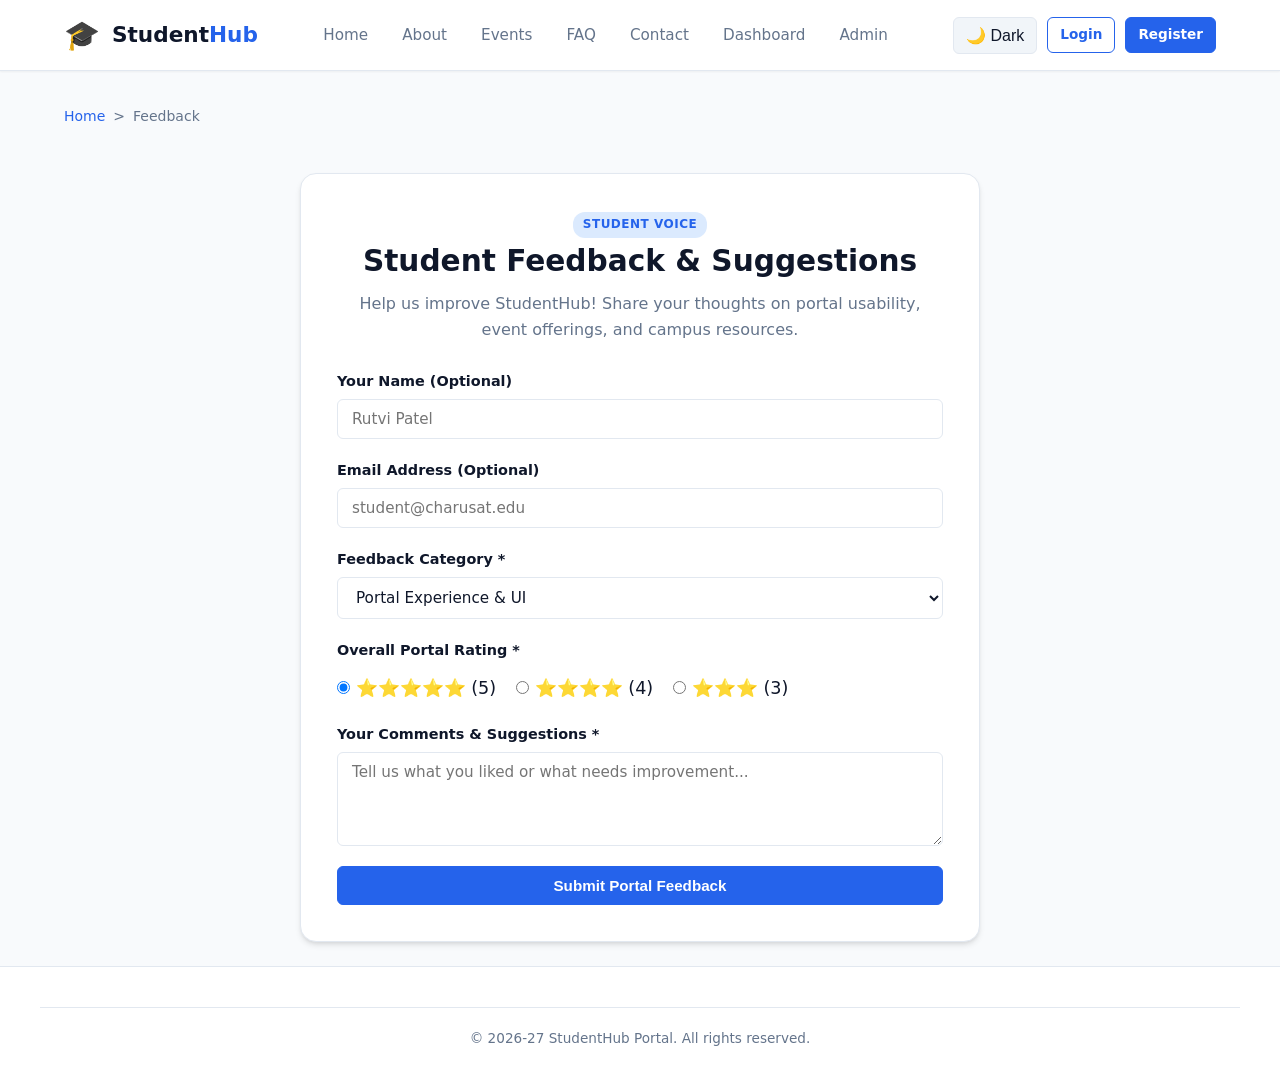
<file: pages/feedback.html>
<!DOCTYPE html>
<html lang="en">
<head>
  <meta charset="UTF-8">
  <meta name="viewport" content="width=device-width, initial-scale=1.0">
  <meta name="description" content="StudentHub Portal Feedback - Share your experience and campus suggestions.">
  <title>Portal Feedback - StudentHub Portal</title>
  <link rel="stylesheet" href="../css/style.css">
</head>
<body>
  <a href="#main-content" class="skip-link">Skip to main content</a>

  <!-- Header -->
  <header>
    <div class="header-container">
      <a href="index.html" class="brand-logo" aria-label="StudentHub Home">
        <span style="font-size: 1.8rem;">🎓</span>
        <span>Student<span class="brand-badge">Hub</span></span>
      </a>

      <button class="hamburger-btn" id="hamburger-btn" aria-label="Toggle navigation" aria-expanded="false">
        ☰
      </button>

      <nav id="main-nav" aria-label="Primary Navigation">
        <ul class="nav-links">
          <li><a href="index.html">Home</a></li>
          <li><a href="about.html">About</a></li>
          <li><a href="events.html">Events</a></li>
          <li><a href="faq.html">FAQ</a></li>
          <li><a href="contact.html">Contact</a></li>
          <li><a href="dashboard.html">Dashboard</a></li>
          <li><a href="admin.html">Admin</a></li>
        </ul>
      </nav>

      <div class="header-actions">
        <button class="theme-toggle-btn" id="theme-toggle-btn" aria-label="Toggle dark mode">🌙 Dark</button>
        <a href="login.html" class="btn btn-outline btn-sm">Login</a>
        <a href="register.html" class="btn btn-primary btn-sm">Register</a>
      </div>
    </div>
  </header>

  <!-- Breadcrumbs -->
  <div class="breadcrumbs" aria-label="Breadcrumb">
    <a href="index.html">Home</a> &gt; <span>Feedback</span>
  </div>

  <!-- Main Content -->
  <main id="main-content">
    <div class="form-card">
      <div class="form-header">
        <span class="badge badge-primary">Student Voice</span>
        <h2>Student Feedback & Suggestions</h2>
        <p>Help us improve StudentHub! Share your thoughts on portal usability, event offerings, and campus resources.</p>
      </div>

      <form onsubmit="event.preventDefault(); showNotification('Thank You!', 'Your feedback has been submitted to the academic committee.', 'success'); this.reset();">
        <div class="form-group">
          <label class="form-label" for="feed-name">Your Name (Optional)</label>
          <input type="text" id="feed-name" class="form-control" placeholder="Rutvi Patel">
        </div>

        <div class="form-group">
          <label class="form-label" for="feed-email">Email Address (Optional)</label>
          <input type="email" id="feed-email" class="form-control" placeholder="student@charusat.edu">
        </div>

        <div class="form-group">
          <label class="form-label" for="feed-category">Feedback Category *</label>
          <select id="feed-category" class="form-control" required>
            <option value="Portal Experience">Portal Experience & UI</option>
            <option value="Event Organization">Event Quality & Logistics</option>
            <option value="Academic Features">Academic & Exam Notices</option>
            <option value="Feature Request">New Feature Suggestion</option>
          </select>
        </div>

        <div class="form-group">
          <label class="form-label">Overall Portal Rating *</label>
          <div style="display: flex; gap: 20px; font-size: 1.1rem; margin-top: 6px;">
            <label style="cursor: pointer;"><input type="radio" name="rating" value="5" checked> ⭐⭐⭐⭐⭐ (5)</label>
            <label style="cursor: pointer;"><input type="radio" name="rating" value="4"> ⭐⭐⭐⭐ (4)</label>
            <label style="cursor: pointer;"><input type="radio" name="rating" value="3"> ⭐⭐⭐ (3)</label>
          </div>
        </div>

        <div class="form-group">
          <label class="form-label" for="feed-comments">Your Comments & Suggestions *</label>
          <textarea id="feed-comments" class="form-control" rows="4" placeholder="Tell us what you liked or what needs improvement..." required></textarea>
        </div>

        <button type="submit" class="btn btn-primary btn-block">Submit Portal Feedback</button>
      </form>
    </div>
  </main>

  <!-- Footer -->
  <footer>
    <div class="footer-bottom">
      &copy; 2026-27 StudentHub Portal. All rights reserved.
    </div>
  </footer>

  <script src="../js/main.js"></script>
</body>
</html>
</file>
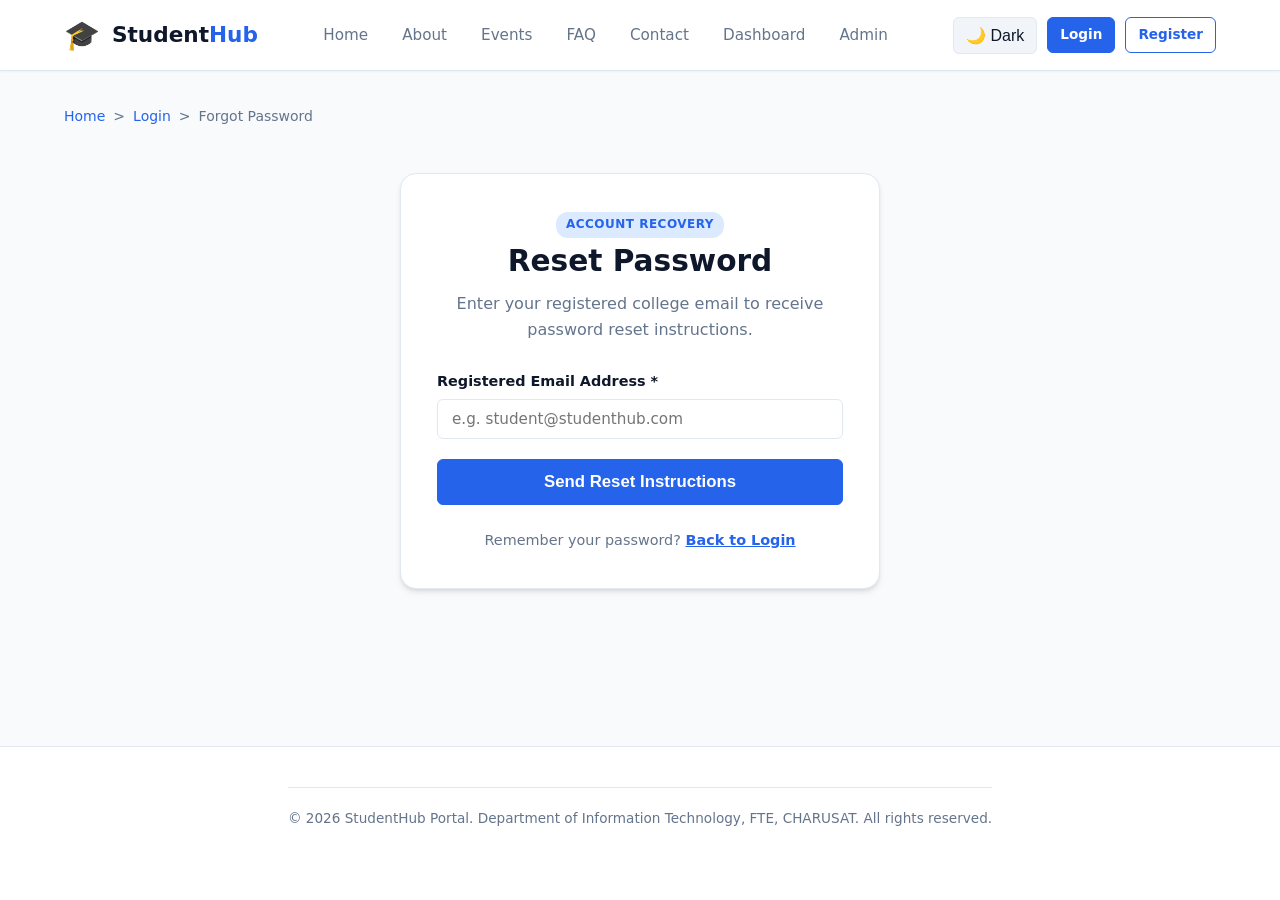
<file: pages/forgot_password.html>
<!DOCTYPE html>
<html lang="en">
<head>
  <meta charset="UTF-8">
  <meta name="viewport" content="width=device-width, initial-scale=1.0">
  <meta name="description" content="Reset your StudentHub password.">
  <title>Forgot Password - StudentHub Portal</title>
  <link rel="stylesheet" href="../css/style.css">
</head>
<body>
  <a href="#main-content" class="skip-link">Skip to main content</a>

  <!-- Header -->
  <header>
    <div class="header-container">
      <a href="index.html" class="brand-logo" aria-label="StudentHub Home">
        <span style="font-size: 1.8rem;">🎓</span>
        <span>Student<span class="brand-badge">Hub</span></span>
      </a>

      <button class="hamburger-btn" id="hamburger-btn" aria-label="Toggle navigation" aria-expanded="false">
        ☰
      </button>

      <nav id="main-nav" aria-label="Primary Navigation">
        <ul class="nav-links">
          <li><a href="index.html">Home</a></li>
          <li><a href="about.html">About</a></li>
          <li><a href="events.html">Events</a></li>
          <li><a href="faq.html">FAQ</a></li>
          <li><a href="contact.html">Contact</a></li>
          <li><a href="dashboard.html">Dashboard</a></li>
          <li><a href="admin.html">Admin</a></li>
        </ul>
      </nav>

      <div class="header-actions">
        <button class="theme-toggle-btn" id="theme-toggle-btn" aria-label="Toggle dark mode">🌙 Dark</button>
        <a href="login.html" class="btn btn-primary btn-sm">Login</a>
        <a href="register.html" class="btn btn-outline btn-sm">Register</a>
      </div>
    </div>
  </header>

  <!-- Breadcrumbs -->
  <div class="breadcrumbs" aria-label="Breadcrumb">
    <a href="index.html">Home</a> &gt; <a href="login.html">Login</a> &gt; <span>Forgot Password</span>
  </div>

  <!-- Main Content -->
  <main id="main-content">
    <div class="form-card" style="max-width: 480px;">
      <div class="form-header">
        <span class="badge badge-primary">Account Recovery</span>
        <h2>Reset Password</h2>
        <p>Enter your registered college email to receive password reset instructions.</p>
      </div>

      <div id="reset-alert" class="alert alert-success" style="display: none;" role="alert"></div>

      <form id="forgot-form" onsubmit="event.preventDefault(); document.getElementById('reset-alert').style.display='block'; document.getElementById('reset-alert').innerText='A password reset link has been dispatched to your institutional email address (or contact admin@studenthub.com for campus account recovery).'; this.reset();">
        <div class="form-group">
          <label for="reset-email" class="form-label">Registered Email Address *</label>
          <input type="email" id="reset-email" name="email" class="form-control" placeholder="e.g. student@studenthub.com" required autocomplete="email">
        </div>

        <button type="submit" class="btn btn-primary btn-block" style="padding: 12px; font-size: 1.05rem;">
          Send Reset Instructions
        </button>
      </form>

      <div style="text-align: center; margin-top: 24px; font-size: 0.9rem; color: var(--text-muted);">
        Remember your password? <a href="login.html" style="color: var(--primary); font-weight: 600;">Back to Login</a>
      </div>
    </div>
  </main>

  <!-- Footer -->
  <footer>
    <div class="footer-container">
      <div class="footer-bottom" style="text-align: center; padding: 20px 0; border-top: 1px solid var(--border-color); color: var(--text-muted); font-size: 0.85rem;">
        &copy; 2026 StudentHub Portal. Department of Information Technology, FTE, CHARUSAT. All rights reserved.
      </div>
    </div>
  </footer>

  <script src="../js/main.js"></script>
</body>
</html>
</file>
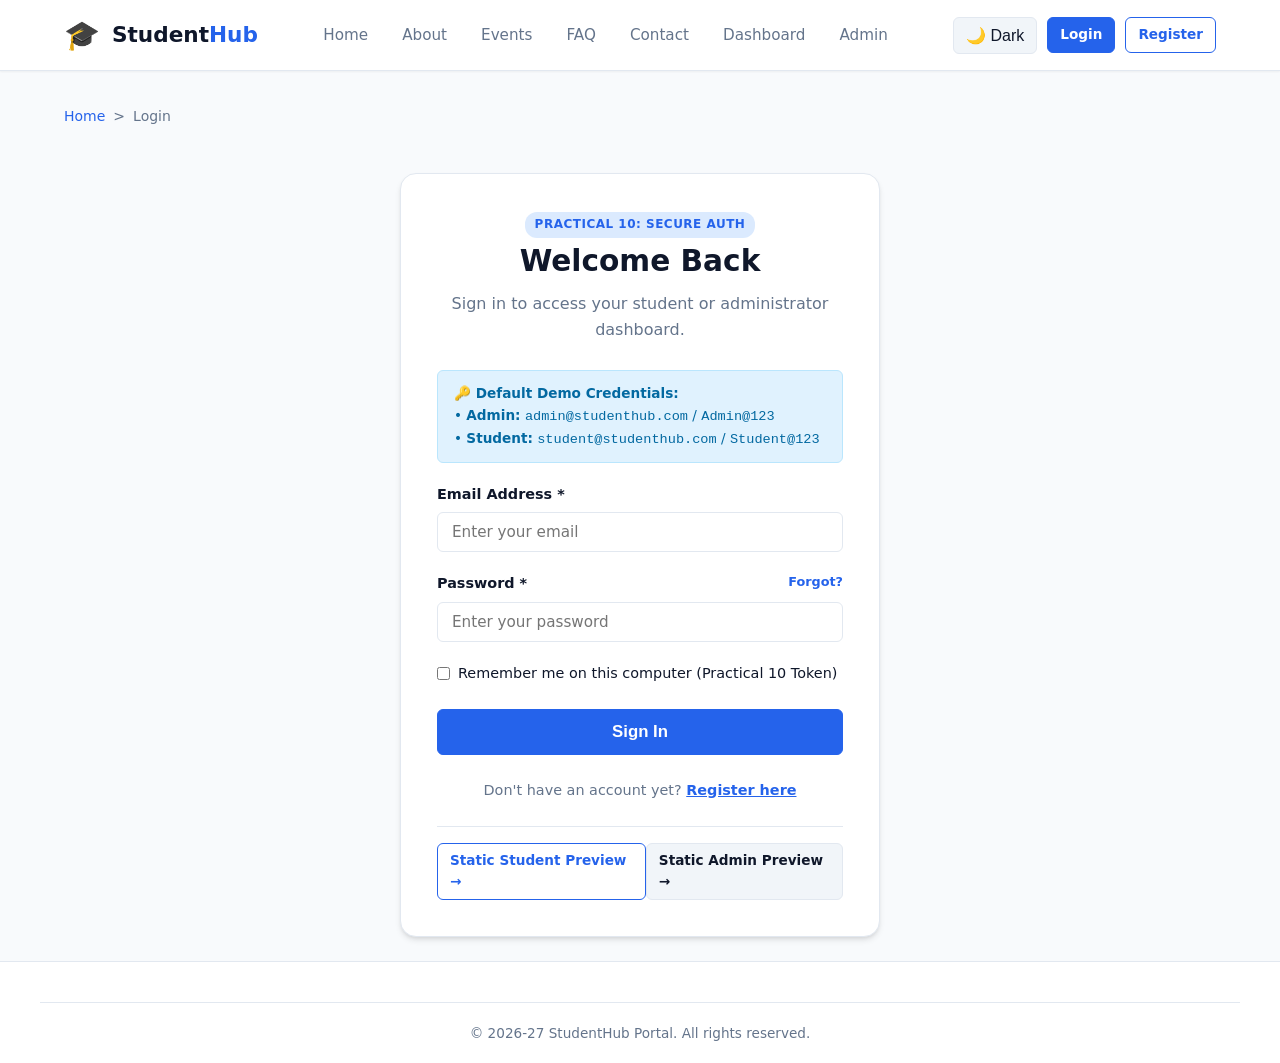
<file: pages/login.html>
<!DOCTYPE html>
<html lang="en">
<head>
  <meta charset="UTF-8">
  <meta name="viewport" content="width=device-width, initial-scale=1.0">
  <meta name="description" content="Login to StudentHub Portal - Secure authentication with session management and RBAC.">
  <title>Portal Login - StudentHub Portal</title>
  <link rel="stylesheet" href="../css/style.css">
</head>
<body>
  <a href="#main-content" class="skip-link">Skip to main content</a>

  <!-- Header -->
  <header>
    <div class="header-container">
      <a href="index.html" class="brand-logo" aria-label="StudentHub Home">
        <span style="font-size: 1.8rem;">🎓</span>
        <span>Student<span class="brand-badge">Hub</span></span>
      </a>

      <button class="hamburger-btn" id="hamburger-btn" aria-label="Toggle navigation" aria-expanded="false">
        ☰
      </button>

      <nav id="main-nav" aria-label="Primary Navigation">
        <ul class="nav-links">
          <li><a href="index.html">Home</a></li>
          <li><a href="about.html">About</a></li>
          <li><a href="events.html">Events</a></li>
          <li><a href="faq.html">FAQ</a></li>
          <li><a href="contact.html">Contact</a></li>
          <li><a href="dashboard.html">Dashboard</a></li>
          <li><a href="admin.html">Admin</a></li>
        </ul>
      </nav>

      <div class="header-actions">
        <button class="theme-toggle-btn" id="theme-toggle-btn" aria-label="Toggle dark mode">🌙 Dark</button>
        <a href="login.html" class="btn btn-primary btn-sm active">Login</a>
        <a href="register.html" class="btn btn-outline btn-sm">Register</a>
      </div>
    </div>
  </header>

  <!-- Breadcrumbs -->
  <div class="breadcrumbs" aria-label="Breadcrumb">
    <a href="index.html">Home</a> &gt; <span>Login</span>
  </div>

  <!-- Main Content -->
  <main id="main-content">
    <div class="form-card" style="max-width: 480px;">
      <div class="form-header">
        <span class="badge badge-primary">Practical 10: Secure Auth</span>
        <h2>Welcome Back</h2>
        <p>Sign in to access your student or administrator dashboard.</p>
      </div>

      <!-- Demo Credentials Helper Callout -->
      <div style="background: var(--info-bg); border: 1px solid #bae6fd; border-radius: var(--radius-sm); padding: 12px 16px; margin-bottom: 20px; font-size: 0.85rem; color: #0369a1;">
        <strong>🔑 Default Demo Credentials:</strong><br>
        • <strong>Admin:</strong> <code>admin@studenthub.com</code> / <code>Admin@123</code><br>
        • <strong>Student:</strong> <code>student@studenthub.com</code> / <code>Student@123</code>
      </div>

      <!-- Login Form: submits via POST to PHP backend -->
      <form id="login-form" action="../php/login.php" method="POST">
        <div class="form-group">
          <label for="login-email" class="form-label">Email Address *</label>
          <input type="email" id="login-email" name="email" class="form-control" placeholder="Enter your email" required autocomplete="username">
        </div>

        <div class="form-group">
          <label for="login-password" class="form-label">
            <span>Password *</span>
            <a href="forgot_password.html" style="color: var(--primary); font-size: 0.8rem; text-decoration: none;">Forgot?</a>
          </label>
          <input type="password" id="login-password" name="password" class="form-control" placeholder="Enter your password" required autocomplete="current-password">
        </div>

        <div class="form-group" style="margin-bottom: 24px;">
          <label style="display: flex; align-items: center; gap: 8px; cursor: pointer; font-size: 0.9rem;">
            <input type="checkbox" name="remember_me" id="remember-me" value="1">
            <span>Remember me on this computer (Practical 10 Token)</span>
          </label>
        </div>

        <button type="submit" class="btn btn-primary btn-block" style="padding: 12px; font-size: 1.05rem;">
          Sign In
        </button>
      </form>

      <div style="text-align: center; margin-top: 24px; font-size: 0.9rem; color: var(--text-muted);">
        Don't have an account yet? <a href="register.html" style="color: var(--primary); font-weight: 600;">Register here</a>
      </div>

      <div style="margin-top: 24px; padding-top: 16px; border-top: 1px solid var(--border-color); display: flex; justify-content: space-around;">
        <a href="dashboard.html" class="btn btn-outline btn-sm">Static Student Preview &rarr;</a>
        <a href="admin.html" class="btn btn-secondary btn-sm">Static Admin Preview &rarr;</a>
      </div>
    </div>
  </main>

  <!-- Footer -->
  <footer>
    <div class="footer-bottom">
      &copy; 2026-27 StudentHub Portal. All rights reserved.
    </div>
  </footer>

  <script src="../js/main.js"></script>
</body>
</html>
</file>
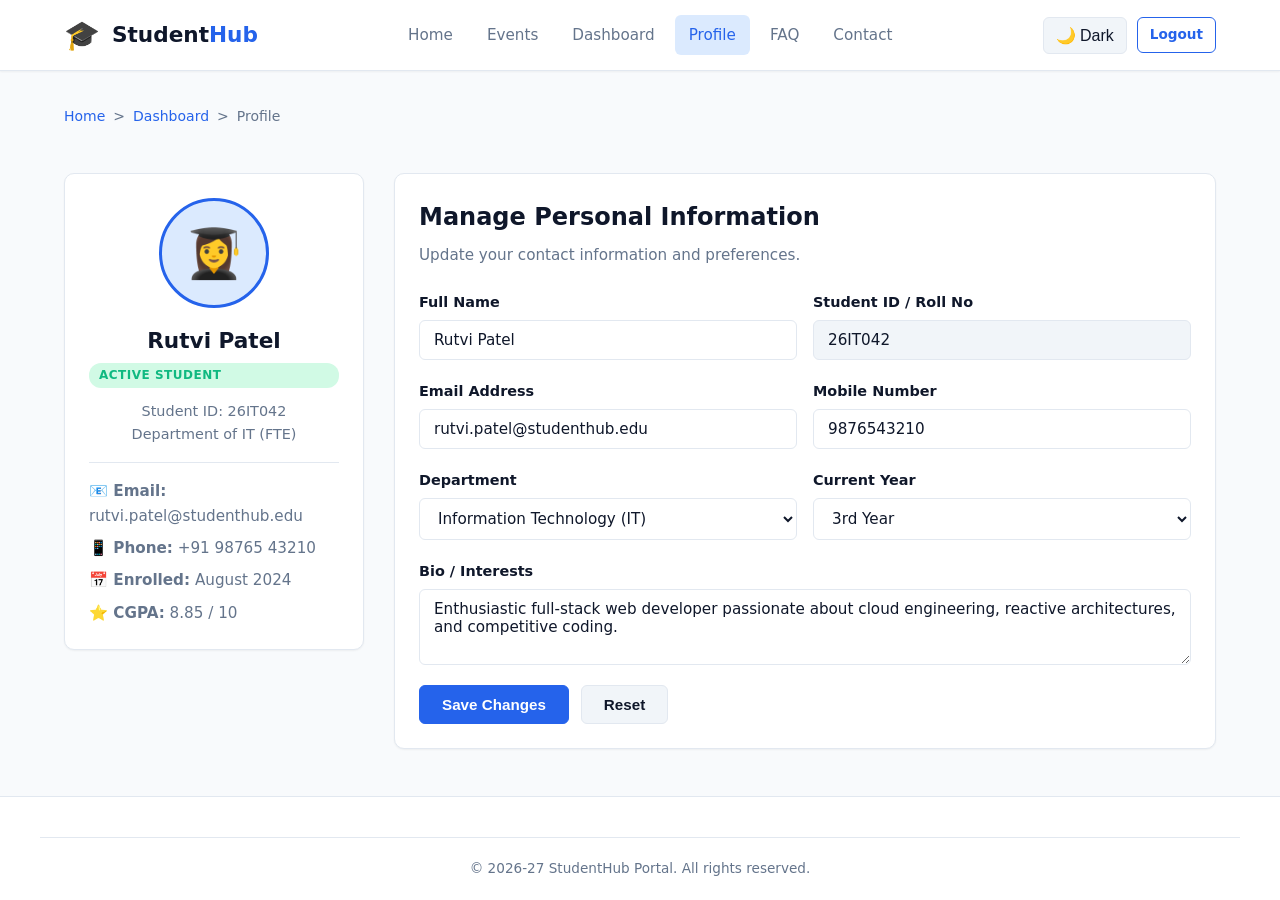
<file: pages/profile.html>
<!DOCTYPE html>
<html lang="en">
<head>
  <meta charset="UTF-8">
  <meta name="viewport" content="width=device-width, initial-scale=1.0">
  <meta name="description" content="Student Profile - StudentHub Portal">
  <title>Student Profile - StudentHub Portal</title>
  <link rel="stylesheet" href="../css/style.css">
</head>
<body>
  <a href="#main-content" class="skip-link">Skip to main content</a>

  <!-- Header -->
  <header>
    <div class="header-container">
      <a href="index.html" class="brand-logo" aria-label="StudentHub Home">
        <span style="font-size: 1.8rem;">🎓</span>
        <span>Student<span class="brand-badge">Hub</span></span>
      </a>

      <button class="hamburger-btn" id="hamburger-btn" aria-label="Toggle navigation" aria-expanded="false">
        ☰
      </button>

      <nav id="main-nav" aria-label="Primary Navigation">
        <ul class="nav-links">
          <li><a href="index.html">Home</a></li>
          <li><a href="events.html">Events</a></li>
          <li><a href="dashboard.html">Dashboard</a></li>
          <li><a href="profile.html" class="active">Profile</a></li>
          <li><a href="faq.html">FAQ</a></li>
          <li><a href="contact.html">Contact</a></li>
        </ul>
      </nav>

      <div class="header-actions">
        <button class="theme-toggle-btn" id="theme-toggle-btn" aria-label="Toggle dark mode">🌙 Dark</button>
        <a href="login.html" class="btn btn-outline btn-sm">Logout</a>
      </div>
    </div>
  </header>

  <!-- Breadcrumbs -->
  <div class="breadcrumbs" aria-label="Breadcrumb">
    <a href="index.html">Home</a> &gt; <a href="dashboard.html">Dashboard</a> &gt; <span>Profile</span>
  </div>

  <!-- Main Content -->
  <main id="main-content">
    <div style="display: grid; grid-template-columns: 300px 1fr; gap: 30px;">
      <!-- Profile Card Aside -->
      <aside class="card" style="text-align: center; height: fit-content;">
        <div style="width: 110px; height: 110px; border-radius: 50%; background: var(--primary-light); color: var(--primary); display: flex; align-items: center; justify-content: center; font-size: 3rem; margin: 0 auto 16px; border: 3px solid var(--primary);">
          👩‍🎓
        </div>
        <h2 style="font-size: 1.35rem; margin-bottom: 4px;">Rutvi Patel</h2>
        <span class="badge badge-success" style="margin-bottom: 12px;">Active Student</span>
        <p style="font-size: 0.9rem; color: var(--text-muted); margin-bottom: 16px;">
          Student ID: 26IT042<br>
          Department of IT (FTE)
        </p>

        <div style="border-top: 1px solid var(--border-color); padding-top: 16px; text-align: left; font-size: 0.88rem;">
          <p style="margin-bottom: 8px;"><strong>📧 Email:</strong> rutvi.patel@studenthub.edu</p>
          <p style="margin-bottom: 8px;"><strong>📱 Phone:</strong> +91 98765 43210</p>
          <p style="margin-bottom: 8px;"><strong>📅 Enrolled:</strong> August 2024</p>
          <p style="margin-bottom: 0;"><strong>⭐ CGPA:</strong> 8.85 / 10</p>
        </div>
      </aside>

      <!-- Edit Profile Form -->
      <section class="card">
        <h2 style="margin-bottom: 6px;">Manage Personal Information</h2>
        <p style="color: var(--text-muted); margin-bottom: 24px;">Update your contact information and preferences.</p>

        <form onsubmit="event.preventDefault(); showNotification('Profile Updated', 'Your profile details have been saved successfully.', 'success');">
          <div class="form-row">
            <div class="form-group">
              <label class="form-label" for="prof-name">Full Name</label>
              <input type="text" id="prof-name" class="form-control" value="Rutvi Patel" required>
            </div>
            <div class="form-group">
              <label class="form-label" for="prof-id">Student ID / Roll No</label>
              <input type="text" id="prof-id" class="form-control" value="26IT042" readonly style="background: var(--bg-subtle);">
            </div>
          </div>

          <div class="form-row">
            <div class="form-group">
              <label class="form-label" for="prof-email">Email Address</label>
              <input type="email" id="prof-email" class="form-control" value="rutvi.patel@studenthub.edu" required>
            </div>
            <div class="form-group">
              <label class="form-label" for="prof-phone">Mobile Number</label>
              <input type="tel" id="prof-phone" class="form-control" value="9876543210" required>
            </div>
          </div>

          <div class="form-row">
            <div class="form-group">
              <label class="form-label" for="prof-dept">Department</label>
              <select id="prof-dept" class="form-control">
                <option selected>Information Technology (IT)</option>
                <option>Computer Engineering (CE)</option>
                <option>AI & Machine Learning (AIML)</option>
              </select>
            </div>
            <div class="form-group">
              <label class="form-label" for="prof-year">Current Year</label>
              <select id="prof-year" class="form-control">
                <option>1st Year</option>
                <option>2nd Year</option>
                <option selected>3rd Year</option>
                <option>4th Year</option>
              </select>
            </div>
          </div>

          <div class="form-group">
            <label class="form-label" for="prof-bio">Bio / Interests</label>
            <textarea id="prof-bio" class="form-control" rows="3">Enthusiastic full-stack web developer passionate about cloud engineering, reactive architectures, and competitive coding.</textarea>
          </div>

          <div style="display: flex; gap: 12px; margin-top: 10px;">
            <button type="submit" class="btn btn-primary">Save Changes</button>
            <button type="reset" class="btn btn-secondary">Reset</button>
          </div>
        </form>
      </section>
    </div>
  </main>

  <!-- Footer -->
  <footer>
    <div class="footer-bottom">
      &copy; 2026-27 StudentHub Portal. All rights reserved.
    </div>
  </footer>

  <script src="../js/main.js"></script>
</body>
</html>
</file>
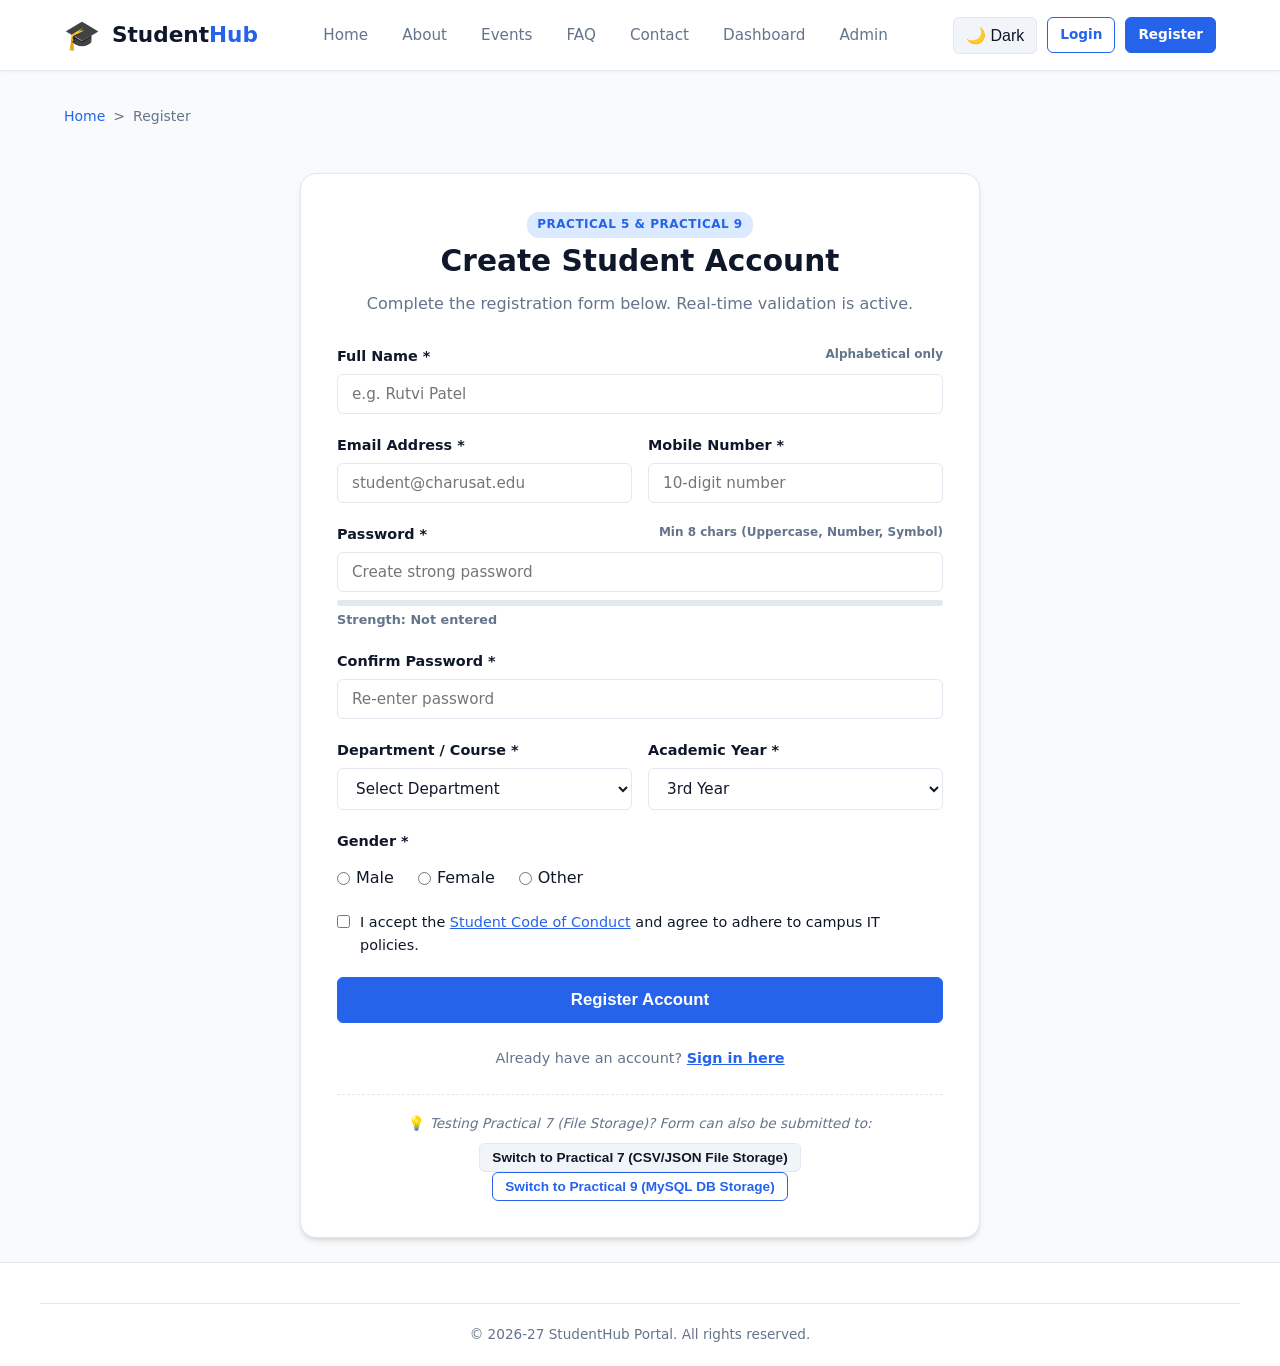
<file: pages/register.html>
<!DOCTYPE html>
<html lang="en">
<head>
  <meta charset="UTF-8">
  <meta name="viewport" content="width=device-width, initial-scale=1.0">
  <meta name="description" content="Register for StudentHub Portal - Real-time client-side validation and password strength evaluation.">
  <title>Student Registration - StudentHub Portal</title>
  <link rel="stylesheet" href="../css/style.css">
</head>
<body>
  <a href="#main-content" class="skip-link">Skip to main content</a>

  <!-- Header -->
  <header>
    <div class="header-container">
      <a href="index.html" class="brand-logo" aria-label="StudentHub Home">
        <span style="font-size: 1.8rem;">🎓</span>
        <span>Student<span class="brand-badge">Hub</span></span>
      </a>

      <button class="hamburger-btn" id="hamburger-btn" aria-label="Toggle navigation" aria-expanded="false">
        ☰
      </button>

      <nav id="main-nav" aria-label="Primary Navigation">
        <ul class="nav-links">
          <li><a href="index.html">Home</a></li>
          <li><a href="about.html">About</a></li>
          <li><a href="events.html">Events</a></li>
          <li><a href="faq.html">FAQ</a></li>
          <li><a href="contact.html">Contact</a></li>
          <li><a href="dashboard.html">Dashboard</a></li>
          <li><a href="admin.html">Admin</a></li>
        </ul>
      </nav>

      <div class="header-actions">
        <button class="theme-toggle-btn" id="theme-toggle-btn" aria-label="Toggle dark mode">🌙 Dark</button>
        <a href="login.html" class="btn btn-outline btn-sm">Login</a>
        <a href="register.html" class="btn btn-primary btn-sm active">Register</a>
      </div>
    </div>
  </header>

  <!-- Breadcrumbs -->
  <div class="breadcrumbs" aria-label="Breadcrumb">
    <a href="index.html">Home</a> &gt; <span>Register</span>
  </div>

  <!-- Main Content -->
  <main id="main-content">
    <div class="form-card">
      <div class="form-header">
        <span class="badge badge-primary">Practical 5 & Practical 9</span>
        <h2>Create Student Account</h2>
        <p>Complete the registration form below. Real-time validation is active.</p>
      </div>

      <!-- Registration Form: submits via POST to PHP backend -->
      <form id="registration-form" action="../php/register.php" method="POST" novalidate>
        <!-- Full Name -->
        <div class="form-group">
          <label for="fullname" class="form-label">
            <span>Full Name *</span>
            <small style="color: var(--text-muted);">Alphabetical only</small>
          </label>
          <input type="text" id="fullname" name="fullname" class="form-control" placeholder="e.g. Rutvi Patel" required autocomplete="name">
          <div id="name-error" class="error-message" role="alert"></div>
        </div>

        <!-- Email & Mobile Row -->
        <div class="form-row">
          <div class="form-group">
            <label for="email" class="form-label">Email Address *</label>
            <input type="email" id="email" name="email" class="form-control" placeholder="student@charusat.edu" required autocomplete="email">
            <div id="email-error" class="error-message" role="alert"></div>
          </div>

          <div class="form-group">
            <label for="phone" class="form-label">Mobile Number *</label>
            <input type="tel" id="phone" name="phone" class="form-control" placeholder="10-digit number" maxlength="10" required autocomplete="tel">
            <div id="phone-error" class="error-message" role="alert"></div>
          </div>
        </div>

        <!-- Password & Strength Meter -->
        <div class="form-group">
          <label for="password" class="form-label">
            <span>Password *</span>
            <small style="color: var(--text-muted);">Min 8 chars (Uppercase, Number, Symbol)</small>
          </label>
          <input type="password" id="password" name="password" class="form-control" placeholder="Create strong password" required autocomplete="new-password">
          <div class="password-meter">
            <div class="meter-bar">
              <div class="meter-fill" id="strength-fill"></div>
            </div>
            <div class="meter-text" id="strength-text">Strength: Not entered</div>
          </div>
          <div id="password-error" class="error-message" role="alert"></div>
        </div>

        <!-- Confirm Password -->
        <div class="form-group">
          <label for="confirm_password" class="form-label">Confirm Password *</label>
          <input type="password" id="confirm_password" name="confirm_password" class="form-control" placeholder="Re-enter password" required autocomplete="new-password">
          <div id="confirm-password-error" class="error-message" role="alert"></div>
        </div>

        <!-- Department / Course & Year -->
        <div class="form-row">
          <div class="form-group">
            <label for="course" class="form-label">Department / Course *</label>
            <select id="course" name="course" class="form-control" required>
              <option value="">Select Department</option>
              <option value="B.Tech IT">B.Tech - Information Technology</option>
              <option value="B.Tech CE">B.Tech - Computer Engineering</option>
              <option value="B.Tech AIML">B.Tech - AI & Machine Learning</option>
              <option value="B.Tech EC">B.Tech - Electronics & Comm.</option>
              <option value="MCA">Master of Computer Applications</option>
            </select>
            <div id="course-error" class="error-message" role="alert"></div>
          </div>

          <div class="form-group">
            <label for="year" class="form-label">Academic Year *</label>
            <select id="year" name="year" class="form-control" required>
              <option value="1st Year">1st Year</option>
              <option value="2nd Year">2nd Year</option>
              <option value="3rd Year" selected>3rd Year</option>
              <option value="4th Year">4th Year</option>
            </select>
          </div>
        </div>

        <!-- Gender Selection (Accessible Radio Group) -->
        <div class="form-group">
          <span class="form-label">Gender *</span>
          <div style="display: flex; gap: 24px; margin-top: 6px;">
            <label style="display: flex; align-items: center; gap: 6px; cursor: pointer;">
              <input type="radio" name="gender" value="Male" required> Male
            </label>
            <label style="display: flex; align-items: center; gap: 6px; cursor: pointer;">
              <input type="radio" name="gender" value="Female"> Female
            </label>
            <label style="display: flex; align-items: center; gap: 6px; cursor: pointer;">
              <input type="radio" name="gender" value="Other"> Other
            </label>
          </div>
          <div id="gender-error" class="error-message" role="alert"></div>
        </div>

        <!-- Terms and Conditions Acceptance -->
        <div class="form-group">
          <label style="display: flex; align-items: flex-start; gap: 10px; cursor: pointer; font-size: 0.9rem;">
            <input type="checkbox" id="terms" name="terms" style="margin-top: 4px;" required>
            <span>I accept the <a href="#" style="color: var(--primary);">Student Code of Conduct</a> and agree to adhere to campus IT policies.</span>
          </label>
          <div id="terms-error" class="error-message" role="alert"></div>
        </div>

        <button type="submit" class="btn btn-primary btn-block" style="padding: 12px; font-size: 1.05rem;">
          Register Account
        </button>
      </form>

      <div style="text-align: center; margin-top: 24px; font-size: 0.9rem; color: var(--text-muted);">
        Already have an account? <a href="login.html" style="color: var(--primary); font-weight: 600;">Sign in here</a>
      </div>

      <!-- Quick Mode Toggle for Practical 7 (CSV/JSON storage) vs Practical 9 (MySQL) -->
      <div style="margin-top: 24px; padding-top: 18px; border-top: 1px dashed var(--border-color); text-align: center; font-size: 0.85rem; color: var(--text-muted);">
        💡 <em>Testing Practical 7 (File Storage)? Form can also be submitted to:</em>
        <div style="margin-top: 8px;">
          <button type="button" class="btn btn-secondary btn-sm" onclick="document.getElementById('registration-form').action='../php/process_register.php'; alert('Action switched to Practical 7 CSV/JSON file processor!');">
            Switch to Practical 7 (CSV/JSON File Storage)
          </button>
          <button type="button" class="btn btn-outline btn-sm" onclick="document.getElementById('registration-form').action='../php/register.php'; alert('Action switched to Practical 9 MySQL Database Insert!');">
            Switch to Practical 9 (MySQL DB Storage)
          </button>
        </div>
      </div>
    </div>
  </main>

  <!-- Footer -->
  <footer>
    <div class="footer-bottom">
      &copy; 2026-27 StudentHub Portal. All rights reserved.
    </div>
  </footer>

  <script src="../js/main.js"></script>
  <script src="../js/validation.js"></script>
</body>
</html>
</file>
<file: css/style.css>
/* ==========================================================================
   StudentHub Portal - Core Design System & Stylesheet
   Covers Practicals 1, 2, 3, 4, 5, 6, 11, 12, 13, 14
   ========================================================================== */

/* 1. CSS Custom Properties / Color Palette & Tokens */
:root {
  --primary: #2563eb;
  --primary-hover: #1d4ed8;
  --primary-dark: #1e40af;
  --primary-light: #dbeafe;
  --secondary: #0f172a;
  --accent: #f59e0b;
  --accent-hover: #d97706;
  
  --bg-main: #f8fafc;
  --bg-card: #ffffff;
  --bg-nav: #ffffff;
  --bg-subtle: #f1f5f9;
  --border-color: #e2e8f0;
  
  --text-main: #0f172a;
  --text-muted: #64748b;
  --text-inverse: #ffffff;
  
  --success: #10b981;
  --success-bg: #d1fae5;
  --danger: #ef4444;
  --danger-bg: #fee2e2;
  --warning: #f59e0b;
  --warning-bg: #fef3c7;
  --info: #0ea5e9;
  --info-bg: #e0f2fe;
  
  --shadow-sm: 0 1px 2px 0 rgb(0 0 0 / 0.05);
  --shadow-md: 0 4px 6px -1px rgb(0 0 0 / 0.1), 0 2px 4px -2px rgb(0 0 0 / 0.1);
  --shadow-lg: 0 10px 15px -3px rgb(0 0 0 / 0.1), 0 4px 6px -4px rgb(0 0 0 / 0.1);
  --radius-sm: 6px;
  --radius-md: 10px;
  --radius-lg: 16px;
  --transition: all 0.25s ease-in-out;
  --font-family: system-ui, -apple-system, BlinkMacSystemFont, 'Segoe UI', Roboto, Oxygen, Ubuntu, Cantarell, sans-serif;
}

/* Dark Mode Tokens (Practical 4: Theme switcher with localStorage) */
[data-theme="dark"] {
  --bg-main: #0b1120;
  --bg-card: #1e293b;
  --bg-nav: #0f172a;
  --bg-subtle: #1e293b;
  --border-color: #334155;
  --text-main: #f8fafc;
  --text-muted: #94a3b8;
  --primary-light: #1e3a8a;
  --shadow-sm: 0 1px 2px 0 rgb(0 0 0 / 0.4);
  --shadow-md: 0 4px 6px -1px rgb(0 0 0 / 0.4);
  --shadow-lg: 0 10px 15px -3px rgb(0 0 0 / 0.5);
}

/* 2. Global Resets & Base Styles */
* {
  margin: 0;
  padding: 0;
  box-sizing: border-box;
}

html {
  scroll-behavior: smooth;
  font-size: 16px;
}

body {
  font-family: var(--font-family);
  background-color: var(--bg-main);
  color: var(--text-main);
  line-height: 1.6;
  min-height: 100vh;
  display: flex;
  flex-direction: column;
  transition: background-color 0.3s ease, color 0.3s ease;
}

/* Accessibility: Skip-to-content Link (Practical 2, 3) */
.skip-link {
  position: absolute;
  top: -60px;
  left: 20px;
  background: var(--primary);
  color: var(--text-inverse);
  padding: 10px 18px;
  border-radius: var(--radius-sm);
  z-index: 9999;
  font-weight: 600;
  text-decoration: none;
  transition: top 0.2s ease;
}
.skip-link:focus {
  top: 15px;
}

/* 3. Header & Navigation (Flexbox, Responsive) */
header {
  background-color: var(--bg-nav);
  border-bottom: 1px solid var(--border-color);
  position: sticky;
  top: 0;
  z-index: 1000;
  box-shadow: var(--shadow-sm);
  transition: var(--transition);
}

.header-container {
  max-width: 1200px;
  margin: 0 auto;
  padding: 12px 24px;
  display: flex;
  align-items: center;
  justify-content: space-between;
  gap: 20px;
}

.brand-logo {
  display: flex;
  align-items: center;
  gap: 12px;
  text-decoration: none;
  color: var(--text-main);
  font-weight: 700;
  font-size: 1.35rem;
}

.brand-logo img {
  height: 42px;
  width: auto;
  border-radius: 8px;
  object-fit: contain;
}

.brand-logo .brand-badge {
  color: var(--primary);
  font-weight: 800;
}

/* Nav links list */
nav {
  display: flex;
  align-items: center;
  gap: 16px;
}

.nav-links {
  display: flex;
  align-items: center;
  list-style: none;
  gap: 6px;
}

.nav-links a {
  text-decoration: none;
  color: var(--text-muted);
  font-weight: 500;
  font-size: 0.95rem;
  padding: 8px 14px;
  border-radius: var(--radius-sm);
  transition: var(--transition);
  display: inline-flex;
  align-items: center;
  gap: 6px;
}

.nav-links a:hover,
.nav-links a.active {
  color: var(--primary);
  background-color: var(--primary-light);
}

.header-actions {
  display: flex;
  align-items: center;
  gap: 10px;
}

/* Theme Toggle Button */
.theme-toggle-btn {
  background: var(--bg-subtle);
  border: 1px solid var(--border-color);
  color: var(--text-main);
  padding: 8px 12px;
  border-radius: var(--radius-sm);
  cursor: pointer;
  font-size: 1rem;
  display: inline-flex;
  align-items: center;
  justify-content: center;
  transition: var(--transition);
}
.theme-toggle-btn:hover {
  background: var(--border-color);
}

/* Mobile Hamburger Menu Toggle */
.hamburger-btn {
  display: none;
  background: none;
  border: none;
  font-size: 1.5rem;
  color: var(--text-main);
  cursor: pointer;
  padding: 6px;
}

/* 4. Breadcrumbs (Practical 2, 3) */
.breadcrumbs {
  max-width: 1200px;
  width: 100%;
  margin: 24px auto 12px auto;
  padding: 10px 24px;
  display: flex;
  align-items: center;
  gap: 8px;
  font-size: 0.875rem;
  color: var(--text-muted);
  position: relative;
  z-index: 10;
}
.breadcrumbs a {
  color: var(--primary);
  text-decoration: none;
  font-weight: 500;
  transition: var(--transition);
}
.breadcrumbs a:hover {
  text-decoration: underline;
}
.breadcrumbs span {
  color: var(--text-muted);
}

/* 5. Main Content Wrapper */
main {
  flex: 1;
  max-width: 1200px;
  width: 100%;
  margin: 0 auto;
  padding: 24px;
}

/* 6. Hero Section (Practical 2, 3) */
.hero-section {
  display: flex;
  align-items: center;
  justify-content: space-between;
  gap: 40px;
  background: linear-gradient(135deg, #eff6ff 0%, #dbeafe 100%);
  padding: 50px 40px;
  border-radius: var(--radius-lg);
  margin-bottom: 40px;
  border: 1px solid #bfdbfe;
  position: relative;
  overflow: hidden;
}

[data-theme="dark"] .hero-section {
  background: linear-gradient(135deg, #1e293b 0%, #0f172a 100%);
  border-color: #334155;
}

.hero-content {
  flex: 1;
}

.hero-tag {
  display: inline-block;
  background-color: var(--primary);
  color: var(--text-inverse);
  padding: 4px 12px;
  border-radius: 20px;
  font-size: 0.8rem;
  font-weight: 700;
  text-transform: uppercase;
  letter-spacing: 0.5px;
  margin-bottom: 14px;
}

.hero-content h1 {
  font-size: 2.6rem;
  line-height: 1.2;
  font-weight: 800;
  color: var(--secondary);
  margin-bottom: 16px;
}

[data-theme="dark"] .hero-content h1 {
  color: #f8fafc;
}

.hero-content p {
  font-size: 1.1rem;
  color: var(--text-muted);
  margin-bottom: 24px;
  max-width: 540px;
}

.hero-cta {
  display: flex;
  gap: 14px;
  flex-wrap: wrap;
}

.hero-image {
  flex: 0 0 340px;
  text-align: center;
}

.hero-image img {
  width: 100%;
  max-width: 320px;
  height: auto;
  border-radius: var(--radius-md);
  box-shadow: var(--shadow-lg);
}

/* 7. Buttons Design System */
.btn {
  display: inline-flex;
  align-items: center;
  justify-content: center;
  gap: 8px;
  padding: 10px 22px;
  font-size: 0.95rem;
  font-weight: 600;
  border-radius: var(--radius-sm);
  text-decoration: none;
  border: 1px solid transparent;
  cursor: pointer;
  transition: var(--transition);
}

.btn-primary {
  background-color: var(--primary);
  color: var(--text-inverse);
  border-color: var(--primary);
}
.btn-primary:hover {
  background-color: var(--primary-hover);
  box-shadow: var(--shadow-md);
}

.btn-outline {
  background-color: transparent;
  color: var(--primary);
  border-color: var(--primary);
}
.btn-outline:hover {
  background-color: var(--primary);
  color: var(--text-inverse);
}

.btn-secondary {
  background-color: var(--bg-subtle);
  color: var(--text-main);
  border-color: var(--border-color);
}
.btn-secondary:hover {
  background-color: var(--border-color);
}

.btn-danger {
  background-color: var(--danger);
  color: var(--text-inverse);
  border-color: var(--danger);
}
.btn-danger:hover {
  background-color: #dc2626;
}

.btn-sm {
  padding: 6px 12px;
  font-size: 0.85rem;
}

.btn-block {
  width: 100%;
}

/* 8. Feature / Services Grid (CSS Grid, Practical 3) */
.section-title {
  text-align: center;
  margin-bottom: 30px;
}
.section-title h2 {
  font-size: 2rem;
  font-weight: 700;
  color: var(--secondary);
}
[data-theme="dark"] .section-title h2 {
  color: #f8fafc;
}
.section-title p {
  color: var(--text-muted);
  font-size: 1rem;
}

.cards-grid {
  display: grid;
  grid-template-columns: repeat(auto-fit, minmax(280px, 1fr));
  gap: 24px;
  margin-bottom: 40px;
}

.card {
  background: var(--bg-card);
  border: 1px solid var(--border-color);
  border-radius: var(--radius-md);
  padding: 24px;
  box-shadow: var(--shadow-sm);
  transition: var(--transition);
  display: flex;
  flex-direction: column;
}

.card:hover {
  transform: translateY(-4px);
  box-shadow: var(--shadow-lg);
  border-color: var(--primary);
}

.card-icon {
  font-size: 2rem;
  color: var(--primary);
  margin-bottom: 14px;
}

.card h3 {
  font-size: 1.25rem;
  font-weight: 700;
  margin-bottom: 10px;
  color: var(--text-main);
}

.card p {
  color: var(--text-muted);
  font-size: 0.95rem;
  margin-bottom: 16px;
  flex: 1;
}

/* 9. Interactive Slider / Carousel (Practical 4) */
.slider-container {
  position: relative;
  overflow: hidden;
  border-radius: var(--radius-lg);
  background: var(--bg-card);
  border: 1px solid var(--border-color);
  margin-bottom: 40px;
  box-shadow: var(--shadow-md);
}

.slider-track {
  display: flex;
  transition: transform 0.4s ease-in-out;
}

.slide {
  min-width: 100%;
  padding: 40px 50px;
  display: flex;
  align-items: center;
  justify-content: space-between;
  gap: 30px;
  background: linear-gradient(135deg, rgba(37,99,235,0.06) 0%, rgba(37,99,235,0.01) 100%);
}

.slide-content h3 {
  font-size: 1.8rem;
  font-weight: 700;
  margin-bottom: 10px;
  color: var(--primary);
}

.slide-content p {
  font-size: 1.05rem;
  color: var(--text-muted);
  margin-bottom: 18px;
  max-width: 600px;
}

.slider-btn {
  position: absolute;
  top: 50%;
  transform: translateY(-50%);
  background: var(--bg-card);
  border: 1px solid var(--border-color);
  color: var(--text-main);
  width: 44px;
  height: 44px;
  border-radius: 50%;
  cursor: pointer;
  display: flex;
  align-items: center;
  justify-content: center;
  font-size: 1.2rem;
  box-shadow: var(--shadow-md);
  transition: var(--transition);
  z-index: 10;
}
.slider-btn:hover {
  background: var(--primary);
  color: var(--text-inverse);
}
.slider-prev { left: 16px; }
.slider-next { right: 16px; }

.slider-dots {
  position: absolute;
  bottom: 14px;
  left: 50%;
  transform: translateX(-50%);
  display: flex;
  gap: 8px;
}
.dot {
  width: 10px;
  height: 10px;
  border-radius: 50%;
  background: var(--border-color);
  cursor: pointer;
  transition: var(--transition);
}
.dot.active {
  background: var(--primary);
  width: 24px;
  border-radius: 10px;
}

/* 10. Forms & Validation System (Practical 5, 7, 9) */
.form-card {
  max-width: 680px;
  margin: 0 auto;
  background: var(--bg-card);
  padding: 36px;
  border-radius: var(--radius-lg);
  border: 1px solid var(--border-color);
  box-shadow: var(--shadow-md);
}

.form-header {
  text-align: center;
  margin-bottom: 28px;
}
.form-header h2 {
  font-size: 1.85rem;
  font-weight: 700;
  margin-bottom: 6px;
}
.form-header p {
  color: var(--text-muted);
}

.form-group {
  margin-bottom: 20px;
  display: flex;
  flex-direction: column;
}

.form-label {
  font-weight: 600;
  font-size: 0.9rem;
  margin-bottom: 6px;
  color: var(--text-main);
  display: flex;
  justify-content: space-between;
}

.form-control {
  width: 100%;
  padding: 10px 14px;
  font-size: 0.95rem;
  font-family: inherit;
  color: var(--text-main);
  background-color: var(--bg-card);
  border: 1px solid var(--border-color);
  border-radius: var(--radius-sm);
  transition: var(--transition);
}

.form-control:focus {
  outline: none;
  border-color: var(--primary);
  box-shadow: 0 0 0 3px rgba(37, 99, 235, 0.15);
}

/* Validation states (Practical 5) */
.form-control.is-invalid {
  border-color: var(--danger) !important;
  background-color: rgba(239, 68, 68, 0.03);
}

.form-control.is-valid {
  border-color: var(--success) !important;
}

.error-message {
  color: var(--danger);
  font-size: 0.825rem;
  margin-top: 5px;
  display: none;
  font-weight: 500;
}
.form-group.has-error .error-message {
  display: block;
}

/* Password strength meter */
.password-meter {
  margin-top: 8px;
}
.meter-bar {
  height: 6px;
  background-color: var(--border-color);
  border-radius: 4px;
  overflow: hidden;
  position: relative;
}
.meter-fill {
  height: 100%;
  width: 0%;
  transition: width 0.3s ease, background-color 0.3s ease;
}
.meter-text {
  font-size: 0.8rem;
  margin-top: 4px;
  font-weight: 600;
  color: var(--text-muted);
}

/* Form inline row for grid layout */
.form-row {
  display: grid;
  grid-template-columns: 1fr 1fr;
  gap: 16px;
}

/* 11. Interactive Collapsible Accordion (Practical 4, FAQ) */
.accordion {
  display: flex;
  flex-direction: column;
  gap: 12px;
}

.accordion-item {
  background: var(--bg-card);
  border: 1px solid var(--border-color);
  border-radius: var(--radius-md);
  overflow: hidden;
  box-shadow: var(--shadow-sm);
}

.accordion-header {
  width: 100%;
  padding: 18px 22px;
  background: none;
  border: none;
  text-align: left;
  font-size: 1.05rem;
  font-weight: 600;
  color: var(--text-main);
  display: flex;
  justify-content: space-between;
  align-items: center;
  cursor: pointer;
  transition: var(--transition);
}

.accordion-header:hover {
  background: var(--bg-subtle);
}

.accordion-icon {
  font-size: 1.2rem;
  transition: transform 0.3s ease;
}

.accordion-item.active .accordion-icon {
  transform: rotate(180deg);
}

.accordion-collapse {
  max-height: 0;
  overflow: hidden;
  transition: max-height 0.35s ease-out;
  background: var(--bg-card);
}

.accordion-item.active .accordion-collapse {
  max-height: 300px;
}

.accordion-body {
  padding: 0 22px 20px;
  color: var(--text-muted);
  font-size: 0.95rem;
  line-height: 1.6;
}

/* 12. Modal Popup (Practical 4) */
.modal-overlay {
  position: fixed;
  inset: 0;
  background: rgba(15, 23, 42, 0.6);
  backdrop-filter: blur(4px);
  display: flex;
  align-items: center;
  justify-content: center;
  z-index: 2000;
  opacity: 0;
  visibility: hidden;
  transition: opacity 0.25s ease, visibility 0.25s ease;
}

.modal-overlay.active {
  opacity: 1;
  visibility: visible;
}

.modal-box {
  background: var(--bg-card);
  border: 1px solid var(--border-color);
  border-radius: var(--radius-lg);
  max-width: 550px;
  width: 90%;
  max-height: 90vh;
  overflow-y: auto;
  box-shadow: var(--shadow-lg);
  transform: scale(0.95);
  transition: transform 0.25s ease;
}

.modal-overlay.active .modal-box {
  transform: scale(1);
}

.modal-header {
  padding: 18px 24px;
  border-bottom: 1px solid var(--border-color);
  display: flex;
  justify-content: space-between;
  align-items: center;
}

.modal-header h3 {
  font-size: 1.25rem;
  font-weight: 700;
}

.modal-close-btn {
  background: none;
  border: none;
  font-size: 1.5rem;
  cursor: pointer;
  color: var(--text-muted);
}

.modal-body {
  padding: 24px;
  color: var(--text-main);
}

.modal-footer {
  padding: 16px 24px;
  border-top: 1px solid var(--border-color);
  display: flex;
  justify-content: flex-end;
  gap: 10px;
}

/* 13. Notification Toast Banner (Practical 4) */
.notification-banner {
  position: fixed;
  bottom: 24px;
  right: 24px;
  background: var(--bg-card);
  border-left: 5px solid var(--primary);
  border-radius: var(--radius-md);
  padding: 16px 20px;
  box-shadow: var(--shadow-lg);
  display: flex;
  align-items: center;
  gap: 14px;
  z-index: 3000;
  transform: translateX(120%);
  transition: transform 0.3s cubic-bezier(0.16, 1, 0.3, 1);
  max-width: 400px;
}

.notification-banner.show {
  transform: translateX(0);
}

.notification-banner.success { border-left-color: var(--success); }
.notification-banner.danger { border-left-color: var(--danger); }
.notification-banner.warning { border-left-color: var(--warning); }

.notification-content h4 {
  font-size: 0.95rem;
  font-weight: 700;
  margin-bottom: 2px;
}
.notification-content p {
  font-size: 0.85rem;
  color: var(--text-muted);
}

.notification-close {
  background: none;
  border: none;
  cursor: pointer;
  color: var(--text-muted);
  font-size: 1.1rem;
}

/* 14. Badges, Alerts, Tables & Pagination (Practical 6, 11, 14) */
.badge {
  display: inline-flex;
  align-items: center;
  padding: 3px 10px;
  border-radius: 12px;
  font-size: 0.75rem;
  font-weight: 700;
  text-transform: uppercase;
  letter-spacing: 0.5px;
}
.badge-primary { background: var(--primary-light); color: var(--primary); }
.badge-success { background: var(--success-bg); color: var(--success); }
.badge-danger { background: var(--danger-bg); color: var(--danger); }
.badge-warning { background: var(--warning-bg); color: var(--warning); }

.alert {
  padding: 14px 18px;
  border-radius: var(--radius-sm);
  margin-bottom: 20px;
  font-size: 0.95rem;
  display: flex;
  align-items: center;
  gap: 10px;
}
.alert-success { background: var(--success-bg); color: #065f46; border: 1px solid #a7f3d0; }
.alert-danger { background: var(--danger-bg); color: #991b1b; border: 1px solid #fecaca; }
.alert-info { background: var(--info-bg); color: #075985; border: 1px solid #bae6fd; }

.table-responsive {
  width: 100%;
  overflow-x: auto;
  border-radius: var(--radius-md);
  border: 1px solid var(--border-color);
  background: var(--bg-card);
  margin-bottom: 20px;
  box-shadow: var(--shadow-sm);
}

table {
  width: 100%;
  border-collapse: collapse;
  text-align: left;
  font-size: 0.925rem;
}

thead {
  background: var(--bg-subtle);
  border-bottom: 1px solid var(--border-color);
}

th, td {
  padding: 14px 18px;
  border-bottom: 1px solid var(--border-color);
}

th {
  font-weight: 700;
  color: var(--text-muted);
  text-transform: uppercase;
  font-size: 0.78rem;
  letter-spacing: 0.5px;
}

tbody tr:hover {
  background: rgba(37, 99, 235, 0.03);
}

.pagination {
  display: flex;
  align-items: center;
  justify-content: center;
  gap: 6px;
  margin-top: 24px;
}

.pagination button,
.pagination a {
  padding: 8px 14px;
  border: 1px solid var(--border-color);
  background: var(--bg-card);
  color: var(--text-main);
  border-radius: var(--radius-sm);
  cursor: pointer;
  font-weight: 600;
  text-decoration: none;
  transition: var(--transition);
}

.pagination button.active,
.pagination a.active {
  background: var(--primary);
  color: var(--text-inverse);
  border-color: var(--primary);
}

.pagination button:hover:not(.active):not(:disabled) {
  background: var(--bg-subtle);
}

.pagination button:disabled {
  opacity: 0.5;
  cursor: not-allowed;
}

/* 15. Dashboard Metrics Stats Grid (Practical 14) */
.stats-grid {
  display: grid;
  grid-template-columns: repeat(auto-fit, minmax(220px, 1fr));
  gap: 20px;
  margin-bottom: 30px;
}

.stat-card {
  background: var(--bg-card);
  border: 1px solid var(--border-color);
  border-radius: var(--radius-md);
  padding: 22px;
  box-shadow: var(--shadow-sm);
  display: flex;
  align-items: center;
  justify-content: space-between;
}

.stat-info h4 {
  font-size: 0.85rem;
  font-weight: 600;
  color: var(--text-muted);
  text-transform: uppercase;
  margin-bottom: 6px;
}

.stat-info .stat-number {
  font-size: 2rem;
  font-weight: 800;
  color: var(--text-main);
}

.stat-icon {
  width: 52px;
  height: 52px;
  border-radius: 12px;
  display: flex;
  align-items: center;
  justify-content: center;
  font-size: 1.5rem;
  background: var(--primary-light);
  color: var(--primary);
}

/* 16. Search & Filter Bar (Practical 6, 11) */
.filter-bar {
  display: flex;
  flex-wrap: wrap;
  gap: 14px;
  align-items: center;
  justify-content: space-between;
  margin-bottom: 24px;
  background: var(--bg-card);
  padding: 16px 20px;
  border-radius: var(--radius-md);
  border: 1px solid var(--border-color);
}

.filter-group {
  display: flex;
  gap: 10px;
  align-items: center;
  flex-wrap: wrap;
}

.search-input {
  min-width: 260px;
  padding: 8px 14px;
  border: 1px solid var(--border-color);
  border-radius: var(--radius-sm);
  background: var(--bg-main);
  color: var(--text-main);
  font-size: 0.9rem;
}

/* 17. Footer */
footer {
  background: var(--bg-card);
  border-top: 1px solid var(--border-color);
  padding: 40px 24px 20px;
  margin-top: auto;
}

.footer-container {
  max-width: 1200px;
  margin: 0 auto;
  display: grid;
  grid-template-columns: repeat(auto-fit, minmax(220px, 1fr));
  gap: 30px;
  margin-bottom: 30px;
}

.footer-col h4 {
  font-size: 1.1rem;
  margin-bottom: 16px;
  color: var(--text-main);
}

.footer-col ul {
  list-style: none;
  display: flex;
  flex-direction: column;
  gap: 8px;
}

.footer-col a {
  text-decoration: none;
  color: var(--text-muted);
  font-size: 0.9rem;
  transition: var(--transition);
}

.footer-col a:hover {
  color: var(--primary);
}

.footer-bottom {
  max-width: 1200px;
  margin: 0 auto;
  padding-top: 20px;
  border-top: 1px solid var(--border-color);
  text-align: center;
  font-size: 0.85rem;
  color: var(--text-muted);
}

/* 18. Responsive Media Queries (Mobile & Tablet) */
@media (max-width: 900px) {
  .hero-section {
    flex-direction: column;
    text-align: center;
    padding: 36px 24px;
  }
  .hero-content p {
    margin: 0 auto 24px;
  }
  .hero-cta {
    justify-content: center;
  }
  .slide {
    flex-direction: column;
    text-align: center;
    padding: 30px 20px;
  }
}

@media (max-width: 768px) {
  .hamburger-btn {
    display: block;
  }
  
  nav {
    position: fixed;
    top: 67px;
    left: 0;
    width: 100%;
    background: var(--bg-nav);
    border-bottom: 1px solid var(--border-color);
    box-shadow: var(--shadow-lg);
    flex-direction: column;
    padding: 20px 24px;
    max-height: 0;
    overflow: hidden;
    transition: max-height 0.3s ease-in-out;
    align-items: stretch;
  }

  nav.open {
    max-height: 450px;
  }

  .nav-links {
    flex-direction: column;
    align-items: stretch;
    gap: 8px;
  }

  .nav-links a {
    padding: 10px 14px;
  }

  .form-row {
    grid-template-columns: 1fr;
  }
  
  .filter-bar {
    flex-direction: column;
    align-items: stretch;
  }
  .search-input {
    width: 100%;
    min-width: 0;
  }
}
</file>
